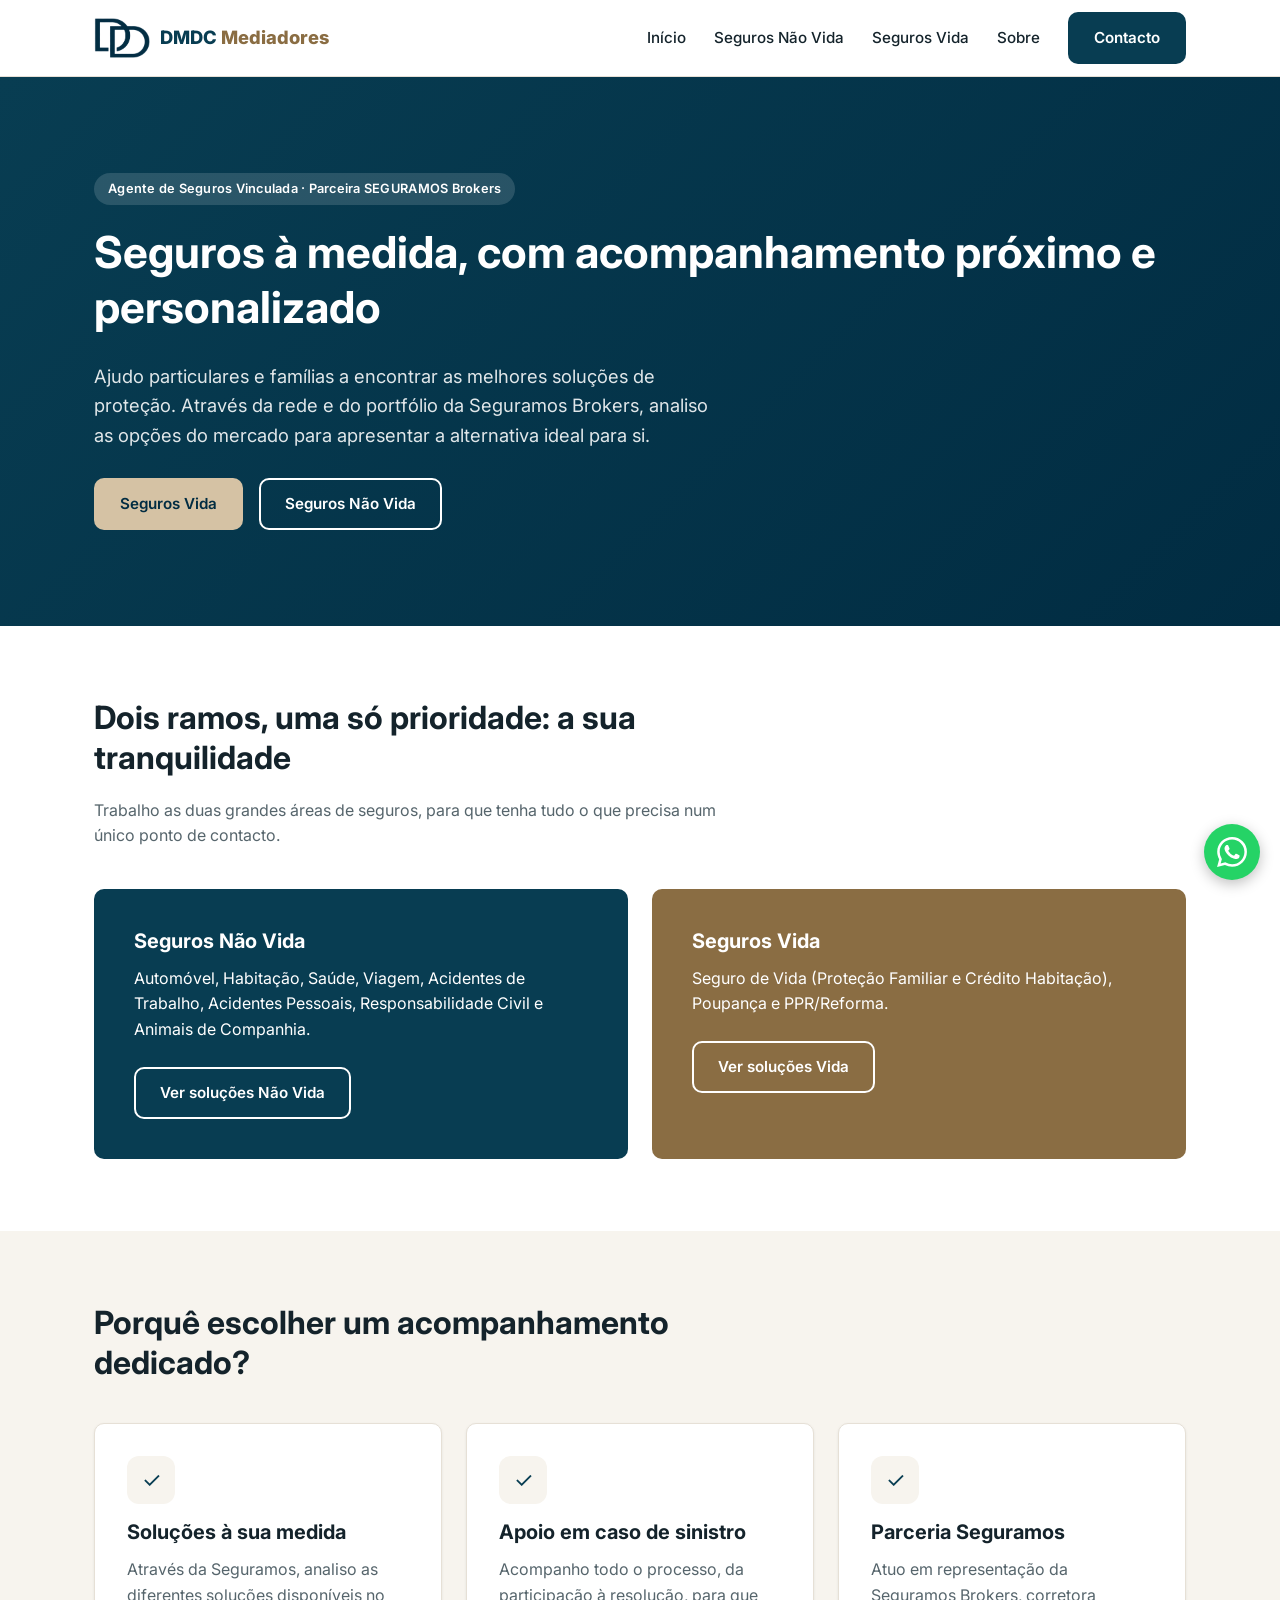
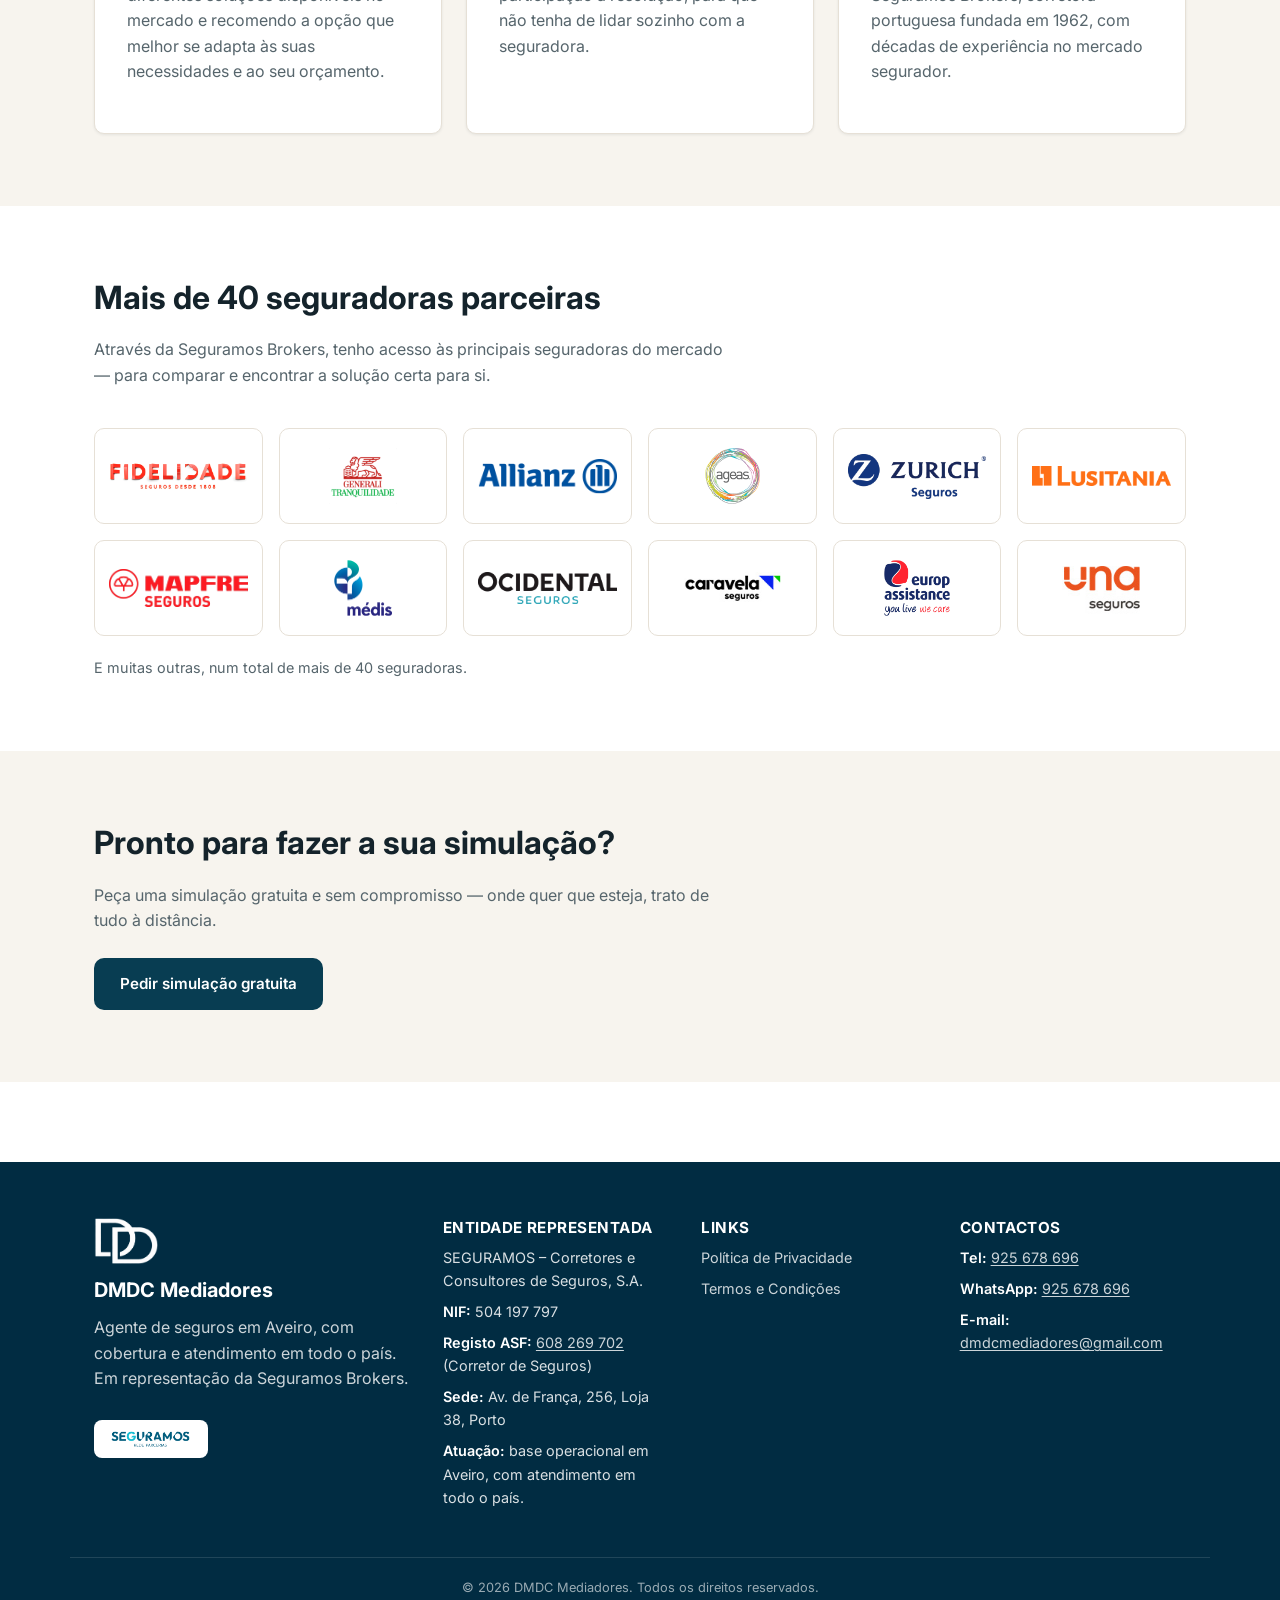
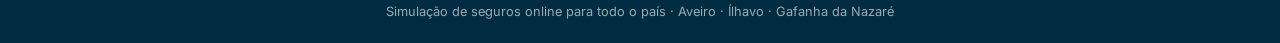
<file: index.html>
<!DOCTYPE html>
<html lang="pt-PT">
<head>
  <meta charset="UTF-8">
  <meta name="viewport" content="width=device-width, initial-scale=1.0">
  <title>Simulação de Seguros Online — DMDC Mediadores | Aveiro</title>
  <meta name="description" content="Peça a sua simulação de seguro automóvel, casa, saúde, vida ou crédito habitação. Agente em representação da Seguramos Brokers, com atendimento em todo o país a partir de Aveiro e Ílhavo.">
  <link rel="canonical" href="https://dmdcmediadores.pt/">
  <meta property="og:type" content="website">
  <meta property="og:locale" content="pt_PT">
  <meta property="og:site_name" content="DMDC Mediadores">
  <meta property="og:title" content="Simulação de Seguros Online — DMDC Mediadores | Aveiro">
  <meta property="og:description" content="Peça a sua simulação de seguro automóvel, casa, saúde, vida ou crédito habitação. Agente em representação da Seguramos Brokers, com atendimento em todo o país a partir de Aveiro e Ílhavo.">
  <meta property="og:image" content="https://dmdcmediadores.pt/assets/img/og-image.png">
  <meta property="og:image:width" content="1200">
  <meta property="og:image:height" content="630">
  <meta property="og:url" content="https://dmdcmediadores.pt/">
  <link rel="icon" href="favicon.ico" sizes="any">
  <link rel="icon" href="assets/img/favicon-32.png" type="image/png" sizes="32x32">
  <link rel="apple-touch-icon" href="assets/img/apple-touch-icon.png">
  <link rel="manifest" href="site.webmanifest">
  <meta name="theme-color" content="#083d52">
  <link rel="preconnect" href="https://fonts.googleapis.com">
  <link rel="preconnect" href="https://fonts.gstatic.com" crossorigin>
  <link rel="stylesheet" href="https://fonts.googleapis.com/css2?family=Inter:wght@400;500;600;700;800&display=swap" media="print" onload="this.media='all'">
  <noscript><link rel="stylesheet" href="https://fonts.googleapis.com/css2?family=Inter:wght@400;500;600;700;800&display=swap"></noscript>
  <link rel="stylesheet" href="assets/css/style.css">
  <script type="application/ld+json">
{
  "@context": "https://schema.org",
  "@type": "InsuranceAgency",
  "name": "DMDC Mediadores",
  "alternateName": "Daniela Marques — Agente de Seguros",
  "description": "Peça a sua simulação de seguro automóvel, casa, saúde, vida ou crédito habitação. Agente em representação da Seguramos Brokers, com atendimento em todo o país a partir de Aveiro e Ílhavo.",
  "url": "https://dmdcmediadores.pt/",
  "logo": "https://dmdcmediadores.pt/assets/img/logo-dmdc.png",
  "image": "https://dmdcmediadores.pt/assets/img/og-image.png",
  "telephone": "+351925678696",
  "email": "dmdcmediadores@gmail.com",
  "address": {
    "@type": "PostalAddress",
    "addressLocality": "Aveiro",
    "addressRegion": "Aveiro",
    "addressCountry": "PT"
  },
  "areaServed": [
    {
      "@type": "Country",
      "name": "Portugal"
    },
    {
      "@type": "City",
      "name": "Aveiro"
    },
    {
      "@type": "City",
      "name": "Ílhavo"
    },
    {
      "@type": "Place",
      "name": "Gafanha da Nazaré"
    }
  ],
  "parentOrganization": {
    "@type": "Organization",
    "name": "SEGURAMOS – Corretores e Consultores de Seguros, S.A.",
    "url": "https://www.seguramos.pt",
    "taxID": "504197797"
  },
  "knowsAbout": [
    "Seguro Automóvel",
    "Seguro Habitação",
    "Seguro de Saúde",
    "Seguro de Viagem",
    "Seguro de Acidentes de Trabalho",
    "Seguro de Acidentes Pessoais",
    "Seguro de Responsabilidade Civil",
    "Seguro para Animais de Companhia",
    "Seguro de Vida",
    "Seguro de Vida Crédito Habitação",
    "PPR"
  ]
}
  </script>
</head>
<body>

  <header class="site-header">
    <div class="container header-inner">
      <a href="index.html" class="logo"><img src="assets/img/logo-dd.png" alt="" class="logo-mark" width="56" height="40"><span class="logo-text">DMDC <span>Mediadores</span></span></a>
      <nav class="main-nav" id="main-nav">
        <ul>
          <li><a href="index.html">Início</a></li>
          <li><a href="seguros-nao-vida.html">Seguros Não Vida</a></li>
          <li><a href="seguros-vida.html">Seguros Vida</a></li>
          <li><a href="sobre.html">Sobre</a></li>
          <li><a href="contacto.html" class="btn btn-primary">Contacto</a></li>
        </ul>
      </nav>
      <button class="nav-toggle" id="nav-toggle" aria-label="Abrir menu" aria-expanded="false">
        <span></span><span></span><span></span>
      </button>
    </div>
  </header>

  <main>

  <section class="hero">
    <div class="container">
      <span class="hero-eyebrow">Agente de Seguros Vinculada · Parceira SEGURAMOS Brokers</span>
      <h1>Seguros à medida, com acompanhamento próximo e personalizado</h1>
      <p class="lead">Ajudo particulares e famílias a encontrar as melhores soluções de proteção. Através da rede e do portfólio da Seguramos Brokers, analiso as opções do mercado para apresentar a alternativa ideal para si.</p>
      <div class="btn-row">
        <a href="seguros-vida.html" class="btn btn-accent">Seguros Vida</a>
        <a href="seguros-nao-vida.html" class="btn btn-outline">Seguros Não Vida</a>
      </div>
    </div>
  </section>

  <section class="section">
    <div class="container">
      <div class="section-header">
        <h2>Dois ramos, uma só prioridade: a sua tranquilidade</h2>
        <p>Trabalho as duas grandes áreas de seguros, para que tenha tudo o que precisa num único ponto de contacto.</p>
      </div>
      <div class="grid grid-2">
        <div class="branch-card nao-vida">
          <h3>Seguros Não Vida</h3>
          <p>Automóvel, Habitação, Saúde, Viagem, Acidentes de Trabalho, Acidentes Pessoais, Responsabilidade Civil e Animais de Companhia.</p>
          <a href="seguros-nao-vida.html" class="btn btn-outline">Ver soluções Não Vida</a>
        </div>
        <div class="branch-card vida">
          <h3>Seguros Vida</h3>
          <p>Seguro de Vida (Proteção Familiar e Crédito Habitação), Poupança e PPR/Reforma.</p>
          <a href="seguros-vida.html" class="btn btn-outline">Ver soluções Vida</a>
        </div>
      </div>
    </div>
  </section>

  <section class="section section-alt">
    <div class="container">
      <div class="section-header">
        <h2>Porquê escolher um acompanhamento dedicado?</h2>
      </div>
      <div class="grid grid-3">
        <div class="card">
          <div class="card-icon">✓</div>
          <h3>Soluções à sua medida</h3>
          <p>Através da Seguramos, analiso as diferentes soluções disponíveis no mercado e recomendo a opção que melhor se adapta às suas necessidades e ao seu orçamento.</p>
        </div>
        <div class="card">
          <div class="card-icon">✓</div>
          <h3>Apoio em caso de sinistro</h3>
          <p>Acompanho todo o processo, da participação à resolução, para que não tenha de lidar sozinho com a seguradora.</p>
        </div>
        <div class="card">
          <div class="card-icon">✓</div>
          <h3>Parceria Seguramos</h3>
          <p>Atuo em representação da Seguramos Brokers, corretora portuguesa fundada em 1962, com décadas de experiência no mercado segurador.</p>
        </div>
      </div>
    </div>
  </section>

  <section class="section">
    <div class="container">
      <div class="section-header">
        <h2>Mais de 40 seguradoras parceiras</h2>
        <p>Através da Seguramos Brokers, tenho acesso às principais seguradoras do mercado — para comparar e encontrar a solução certa para si.</p>
      </div>
      <ul class="insurer-grid">
        <li><img src="assets/img/seguradoras/fidelidade.png" alt="Fidelidade" loading="lazy" width="229" height="46"></li>
        <li><img src="assets/img/seguradoras/tranquilidade.png" alt="Generali Tranquilidade" loading="lazy" width="203" height="168"></li>
        <li><img src="assets/img/seguradoras/allianz.png" alt="Allianz" loading="lazy" width="164" height="42"></li>
        <li><img src="assets/img/seguradoras/ageas.png" alt="Ageas" loading="lazy" width="105" height="107"></li>
        <li><img src="assets/img/seguradoras/zurich.png" alt="Zurich" loading="lazy" width="222" height="72"></li>
        <li><img src="assets/img/seguradoras/lusitania.png" alt="Lusitania" loading="lazy" width="200" height="29"></li>
        <li><img src="assets/img/seguradoras/mapfre.png" alt="Mapfre" loading="lazy" width="150" height="41"></li>
        <li><img src="assets/img/seguradoras/medis.png" alt="Médis" loading="lazy" width="116" height="113"></li>
        <li><img src="assets/img/seguradoras/ocidental.png" alt="Ocidental" loading="lazy" width="193" height="44"></li>
        <li><img src="assets/img/seguradoras/caravela.jpg" alt="Caravela Seguros" loading="lazy" width="130" height="75"></li>
        <li><img src="assets/img/seguradoras/europ-assistance.png" alt="Europ Assistance" loading="lazy" width="125" height="106"></li>
        <li><img src="assets/img/seguradoras/una.jpg" alt="Una Seguros" loading="lazy" width="170" height="75"></li>
      </ul>
      <p class="insurer-more">E muitas outras, num total de mais de 40 seguradoras.</p>
    </div>
  </section>

  <section class="section section-alt">
    <div class="container">
      <div class="section-header" style="margin-bottom: 24px;">
        <h2>Pronto para fazer a sua simulação?</h2>
        <p>Peça uma simulação gratuita e sem compromisso — onde quer que esteja, trato de tudo à distância.</p>
      </div>
      <a href="contacto.html" class="btn btn-primary">Pedir simulação gratuita</a>
    </div>
  </section>

  </main>

  <footer class="site-footer">
    <div class="container footer-inner">
      <div class="footer-col">
        <img src="assets/img/logo-dd-white.png" alt="DMDC Mediadores" class="footer-logo" width="64" height="46">
        <h3>DMDC Mediadores</h3>
        <p>Agente de seguros em Aveiro, com cobertura e atendimento em todo o país. Em representação da <a href="https://www.seguramos.pt" target="_blank" rel="noopener">Seguramos Brokers</a>.</p>
        <a href="https://www.seguramos.pt" target="_blank" rel="noopener" class="footer-partner-logo-wrap">
          <img src="assets/img/seguramos-logo.png" alt="Seguramos — Rede Parcerias" class="footer-partner-logo" width="660" height="168">
        </a>
      </div>
      <div class="footer-col">
        <h4>Entidade Representada</h4>
        <ul>
          <li>SEGURAMOS – Corretores e Consultores de Seguros, S.A.</li>
          <li><strong>NIF:</strong> 504 197 797</li>
          <li><strong>Registo ASF:</strong> <a href="https://www.asf.com.pt/web/site-asf/mediador?MediadorId=195218" target="_blank" rel="noopener">608 269 702</a> (Corretor de Seguros)</li>
          <li><strong>Sede:</strong> Av. de França, 256, Loja 38, Porto</li>
          <li><strong>Atuação:</strong> base operacional em Aveiro, com atendimento em todo o país.</li>
        </ul>
      </div>
      <div class="footer-col">
        <h4>Links</h4>
        <ul>
          <li><a href="privacidade.html">Política de Privacidade</a></li>
          <li><a href="termos.html">Termos e Condições</a></li>
        </ul>
      </div>
      <div class="footer-col">
        <h4>Contactos</h4>
        <ul>
          <li><strong>Tel:</strong> <a href="tel:+351925678696">925 678 696</a></li>
          <li><strong>WhatsApp:</strong> <a href="https://wa.me/351925678696" target="_blank" rel="noopener">925 678 696</a></li>
          <li><strong>E-mail:</strong> <a href="mailto:dmdcmediadores@gmail.com">dmdcmediadores@gmail.com</a></li>
        </ul>
      </div>
    </div>
    <div class="footer-bottom container">
      <p>&copy; <span id="year"></span> DMDC Mediadores. Todos os direitos reservados.</p>
      <p class="footer-areas">Simulação de seguros online para todo o país · Aveiro · Ílhavo · Gafanha da Nazaré</p>
    </div>
  </footer>

  <a href="https://wa.me/351925678696?text=Ol%C3%A1%20Daniela%2C%20gostaria%20de%20pedir%20uma%20simula%C3%A7%C3%A3o%20de%20seguro." class="whatsapp-float" target="_blank" rel="noopener" aria-label="Falar no WhatsApp">
    <svg viewBox="0 0 24 24" aria-hidden="true"><path fill="currentColor" d="M17.472 14.382c-.297-.149-1.758-.867-2.03-.967-.273-.099-.471-.148-.67.15-.197.297-.767.966-.94 1.164-.173.199-.347.223-.644.075-.297-.15-1.255-.463-2.39-1.475-.883-.788-1.48-1.761-1.653-2.059-.173-.297-.018-.458.13-.606.134-.133.298-.347.446-.52.149-.174.198-.298.298-.497.099-.198.05-.371-.025-.52-.075-.149-.669-1.612-.916-2.207-.242-.579-.487-.5-.669-.51-.173-.008-.371-.01-.57-.01-.198 0-.52.074-.792.372-.272.297-1.04 1.016-1.04 2.479 0 1.462 1.065 2.875 1.213 3.074.149.198 2.096 3.2 5.077 4.487.709.306 1.262.489 1.694.625.712.227 1.36.195 1.871.118.571-.085 1.758-.719 2.006-1.413.248-.694.248-1.289.173-1.413-.074-.124-.272-.198-.57-.347m-5.421 7.403h-.004a9.87 9.87 0 01-5.031-1.378l-.361-.214-3.741.982.998-3.648-.235-.374a9.86 9.86 0 01-1.51-5.26c.001-5.45 4.436-9.884 9.888-9.884 2.64 0 5.122 1.03 6.988 2.898a9.825 9.825 0 012.893 6.994c-.003 5.45-4.437 9.884-9.885 9.884m8.413-18.297A11.815 11.815 0 0012.05 0C5.495 0 .16 5.335.157 11.892c0 2.096.547 4.142 1.588 5.945L.057 24l6.305-1.654a11.882 11.882 0 005.683 1.448h.005c6.554 0 11.89-5.335 11.893-11.893a11.821 11.821 0 00-3.48-8.413Z"/></svg>
  </a>

  <script src="assets/js/main.js"></script>
</body>
</html>
</file>
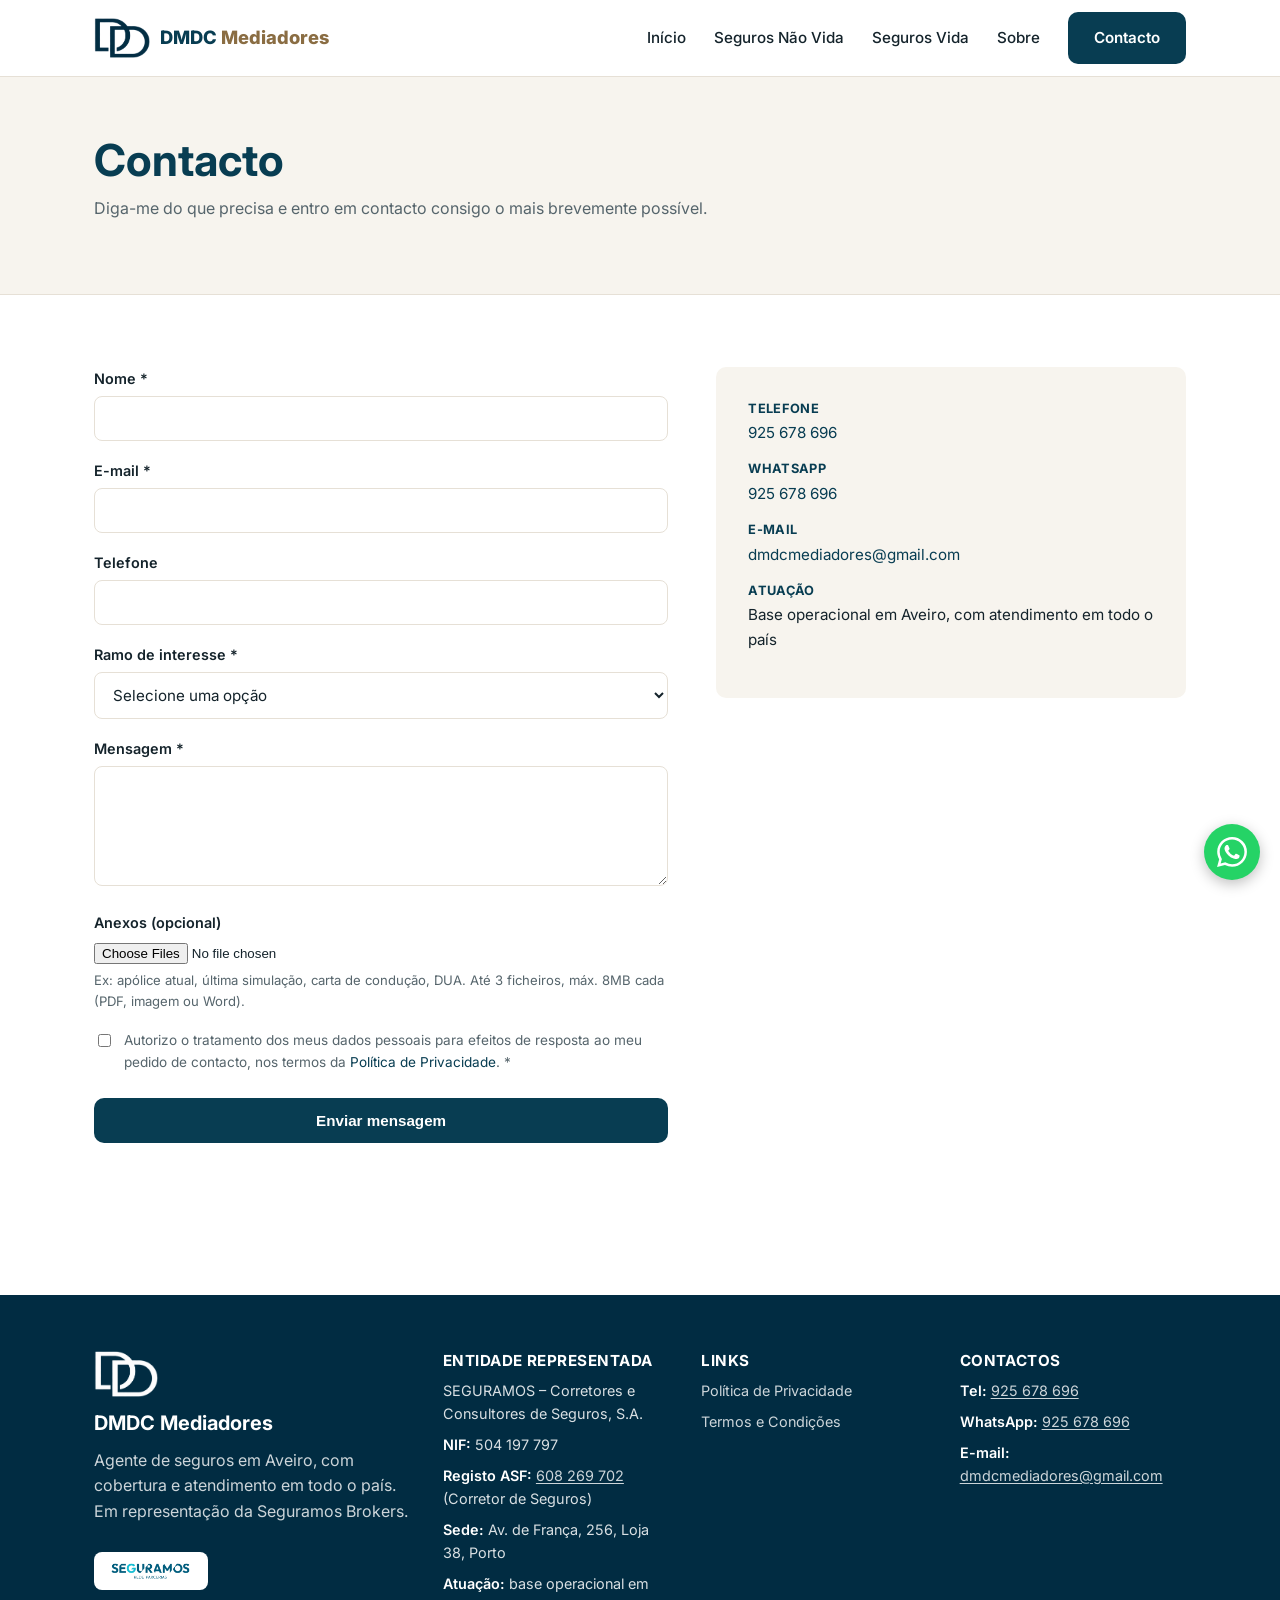
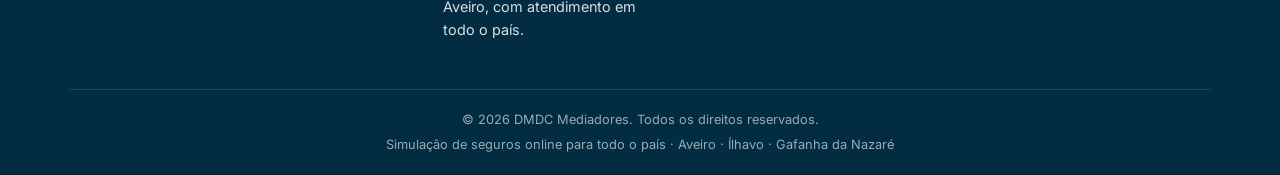
<file: contacto.html>
<!DOCTYPE html>
<html lang="pt-PT">
<head>
  <meta charset="UTF-8">
  <meta name="viewport" content="width=device-width, initial-scale=1.0">
  <title>Pedir Simulação — DMDC Mediadores</title>
  <meta name="description" content="Peça uma simulação gratuita e sem compromisso de seguros Vida ou Não Vida. Resposta rápida, com atendimento em todo o país.">
  <link rel="canonical" href="https://dmdcmediadores.pt/contacto.html">
  <meta property="og:type" content="website">
  <meta property="og:locale" content="pt_PT">
  <meta property="og:site_name" content="DMDC Mediadores">
  <meta property="og:title" content="Pedir Simulação — DMDC Mediadores">
  <meta property="og:description" content="Peça uma simulação gratuita e sem compromisso de seguros Vida ou Não Vida. Resposta rápida, com atendimento em todo o país.">
  <meta property="og:image" content="https://dmdcmediadores.pt/assets/img/og-image.png">
  <meta property="og:image:width" content="1200">
  <meta property="og:image:height" content="630">
  <meta property="og:url" content="https://dmdcmediadores.pt/contacto.html">
  <link rel="icon" href="favicon.ico" sizes="any">
  <link rel="icon" href="assets/img/favicon-32.png" type="image/png" sizes="32x32">
  <link rel="apple-touch-icon" href="assets/img/apple-touch-icon.png">
  <link rel="manifest" href="site.webmanifest">
  <meta name="theme-color" content="#083d52">
  <link rel="preconnect" href="https://fonts.googleapis.com">
  <link rel="preconnect" href="https://fonts.gstatic.com" crossorigin>
  <link rel="stylesheet" href="https://fonts.googleapis.com/css2?family=Inter:wght@400;500;600;700;800&display=swap" media="print" onload="this.media='all'">
  <noscript><link rel="stylesheet" href="https://fonts.googleapis.com/css2?family=Inter:wght@400;500;600;700;800&display=swap"></noscript>
  <link rel="stylesheet" href="assets/css/style.css">
</head>
<body>

  <header class="site-header">
    <div class="container header-inner">
      <a href="index.html" class="logo"><img src="assets/img/logo-dd.png" alt="" class="logo-mark" width="56" height="40"><span class="logo-text">DMDC <span>Mediadores</span></span></a>
      <nav class="main-nav" id="main-nav">
        <ul>
          <li><a href="index.html">Início</a></li>
          <li><a href="seguros-nao-vida.html">Seguros Não Vida</a></li>
          <li><a href="seguros-vida.html">Seguros Vida</a></li>
          <li><a href="sobre.html">Sobre</a></li>
          <li><a href="contacto.html" class="btn btn-primary">Contacto</a></li>
        </ul>
      </nav>
      <button class="nav-toggle" id="nav-toggle" aria-label="Abrir menu" aria-expanded="false">
        <span></span><span></span><span></span>
      </button>
    </div>
  </header>

  <main>

  <section class="page-hero">
    <div class="container">
      <h1>Contacto</h1>
      <p>Diga-me do que precisa e entro em contacto consigo o mais brevemente possível.</p>
    </div>
  </section>

  <section class="section">
    <div class="container contact-grid">

      <div>
        <form id="contact-form" novalidate>
          <div class="form-group">
            <label for="nome">Nome *</label>
            <input type="text" id="nome" name="nome" required>
          </div>
          <div class="form-group">
            <label for="email">E-mail *</label>
            <input type="email" id="email" name="email" required>
          </div>
          <div class="form-group">
            <label for="telefone">Telefone</label>
            <input type="tel" id="telefone" name="telefone">
          </div>
          <div class="form-group">
            <label for="ramo">Ramo de interesse *</label>
            <select id="ramo" name="ramo" required>
              <option value="">Selecione uma opção</option>
              <option value="vida">Vida</option>
              <option value="nao-vida">Não Vida</option>
              <option value="nao-sei">Não sei</option>
            </select>
          </div>
          <div class="form-group">
            <label for="mensagem">Mensagem *</label>
            <textarea id="mensagem" name="mensagem" required></textarea>
          </div>
          <div class="form-group">
            <label for="anexo">Anexos (opcional)</label>
            <input type="file" id="anexo" name="anexo" multiple accept=".pdf,.jpg,.jpeg,.png,.doc,.docx">
            <small class="form-hint">
              Ex: apólice atual, última simulação, carta de condução, DUA. Até 3 ficheiros, máx. 8MB cada (PDF, imagem ou Word).
            </small>
          </div>
          <div class="form-group checkbox-row">
            <input type="checkbox" id="rgpd" name="rgpd" required>
            <label for="rgpd">
              Autorizo o tratamento dos meus dados pessoais para efeitos de resposta ao meu pedido de contacto,
              nos termos da <a href="privacidade.html" target="_blank">Política de Privacidade</a>. *
            </label>
          </div>
          <button type="submit" class="btn btn-primary btn-block">Enviar mensagem</button>
          <div id="form-status" class="form-status" role="status"></div>
        </form>
      </div>

      <div>
        <div class="info-card">
          <ul>
            <li><strong>Telefone</strong><a href="tel:+351925678696">925 678 696</a></li>
            <li><strong>WhatsApp</strong><a href="https://wa.me/351925678696?text=Ol%C3%A1%20Daniela%2C%20gostaria%20de%20pedir%20uma%20simula%C3%A7%C3%A3o%20de%20seguro." target="_blank" rel="noopener">925 678 696</a></li>
            <li><strong>E-mail</strong><a href="mailto:dmdcmediadores@gmail.com">dmdcmediadores@gmail.com</a></li>
            <li><strong>Atuação</strong>Base operacional em Aveiro, com atendimento em todo o país</li>
          </ul>
        </div>
      </div>

    </div>
  </section>

  </main>

  <footer class="site-footer">
    <div class="container footer-inner">
      <div class="footer-col">
        <img src="assets/img/logo-dd-white.png" alt="DMDC Mediadores" class="footer-logo" width="64" height="46">
        <h3>DMDC Mediadores</h3>
        <p>Agente de seguros em Aveiro, com cobertura e atendimento em todo o país. Em representação da <a href="https://www.seguramos.pt" target="_blank" rel="noopener">Seguramos Brokers</a>.</p>
        <a href="https://www.seguramos.pt" target="_blank" rel="noopener" class="footer-partner-logo-wrap">
          <img src="assets/img/seguramos-logo.png" alt="Seguramos — Rede Parcerias" class="footer-partner-logo" width="660" height="168">
        </a>
      </div>
      <div class="footer-col">
        <h4>Entidade Representada</h4>
        <ul>
          <li>SEGURAMOS – Corretores e Consultores de Seguros, S.A.</li>
          <li><strong>NIF:</strong> 504 197 797</li>
          <li><strong>Registo ASF:</strong> <a href="https://www.asf.com.pt/web/site-asf/mediador?MediadorId=195218" target="_blank" rel="noopener">608 269 702</a> (Corretor de Seguros)</li>
          <li><strong>Sede:</strong> Av. de França, 256, Loja 38, Porto</li>
          <li><strong>Atuação:</strong> base operacional em Aveiro, com atendimento em todo o país.</li>
        </ul>
      </div>
      <div class="footer-col">
        <h4>Links</h4>
        <ul>
          <li><a href="privacidade.html">Política de Privacidade</a></li>
          <li><a href="termos.html">Termos e Condições</a></li>
        </ul>
      </div>
      <div class="footer-col">
        <h4>Contactos</h4>
        <ul>
          <li><strong>Tel:</strong> <a href="tel:+351925678696">925 678 696</a></li>
          <li><strong>WhatsApp:</strong> <a href="https://wa.me/351925678696" target="_blank" rel="noopener">925 678 696</a></li>
          <li><strong>E-mail:</strong> <a href="mailto:dmdcmediadores@gmail.com">dmdcmediadores@gmail.com</a></li>
        </ul>
      </div>
    </div>
    <div class="footer-bottom container">
      <p>&copy; <span id="year"></span> DMDC Mediadores. Todos os direitos reservados.</p>
      <p class="footer-areas">Simulação de seguros online para todo o país · Aveiro · Ílhavo · Gafanha da Nazaré</p>
    </div>
  </footer>

  <a href="https://wa.me/351925678696?text=Ol%C3%A1%20Daniela%2C%20gostaria%20de%20pedir%20uma%20simula%C3%A7%C3%A3o%20de%20seguro." class="whatsapp-float" target="_blank" rel="noopener" aria-label="Falar no WhatsApp">
    <svg viewBox="0 0 24 24" aria-hidden="true"><path fill="currentColor" d="M17.472 14.382c-.297-.149-1.758-.867-2.03-.967-.273-.099-.471-.148-.67.15-.197.297-.767.966-.94 1.164-.173.199-.347.223-.644.075-.297-.15-1.255-.463-2.39-1.475-.883-.788-1.48-1.761-1.653-2.059-.173-.297-.018-.458.13-.606.134-.133.298-.347.446-.52.149-.174.198-.298.298-.497.099-.198.05-.371-.025-.52-.075-.149-.669-1.612-.916-2.207-.242-.579-.487-.5-.669-.51-.173-.008-.371-.01-.57-.01-.198 0-.52.074-.792.372-.272.297-1.04 1.016-1.04 2.479 0 1.462 1.065 2.875 1.213 3.074.149.198 2.096 3.2 5.077 4.487.709.306 1.262.489 1.694.625.712.227 1.36.195 1.871.118.571-.085 1.758-.719 2.006-1.413.248-.694.248-1.289.173-1.413-.074-.124-.272-.198-.57-.347m-5.421 7.403h-.004a9.87 9.87 0 01-5.031-1.378l-.361-.214-3.741.982.998-3.648-.235-.374a9.86 9.86 0 01-1.51-5.26c.001-5.45 4.436-9.884 9.888-9.884 2.64 0 5.122 1.03 6.988 2.898a9.825 9.825 0 012.893 6.994c-.003 5.45-4.437 9.884-9.885 9.884m8.413-18.297A11.815 11.815 0 0012.05 0C5.495 0 .16 5.335.157 11.892c0 2.096.547 4.142 1.588 5.945L.057 24l6.305-1.654a11.882 11.882 0 005.683 1.448h.005c6.554 0 11.89-5.335 11.893-11.893a11.821 11.821 0 00-3.48-8.413Z"/></svg>
  </a>

  <script src="assets/js/main.js"></script>
  <script src="assets/js/form.js"></script>
</body>
</html>
</file>
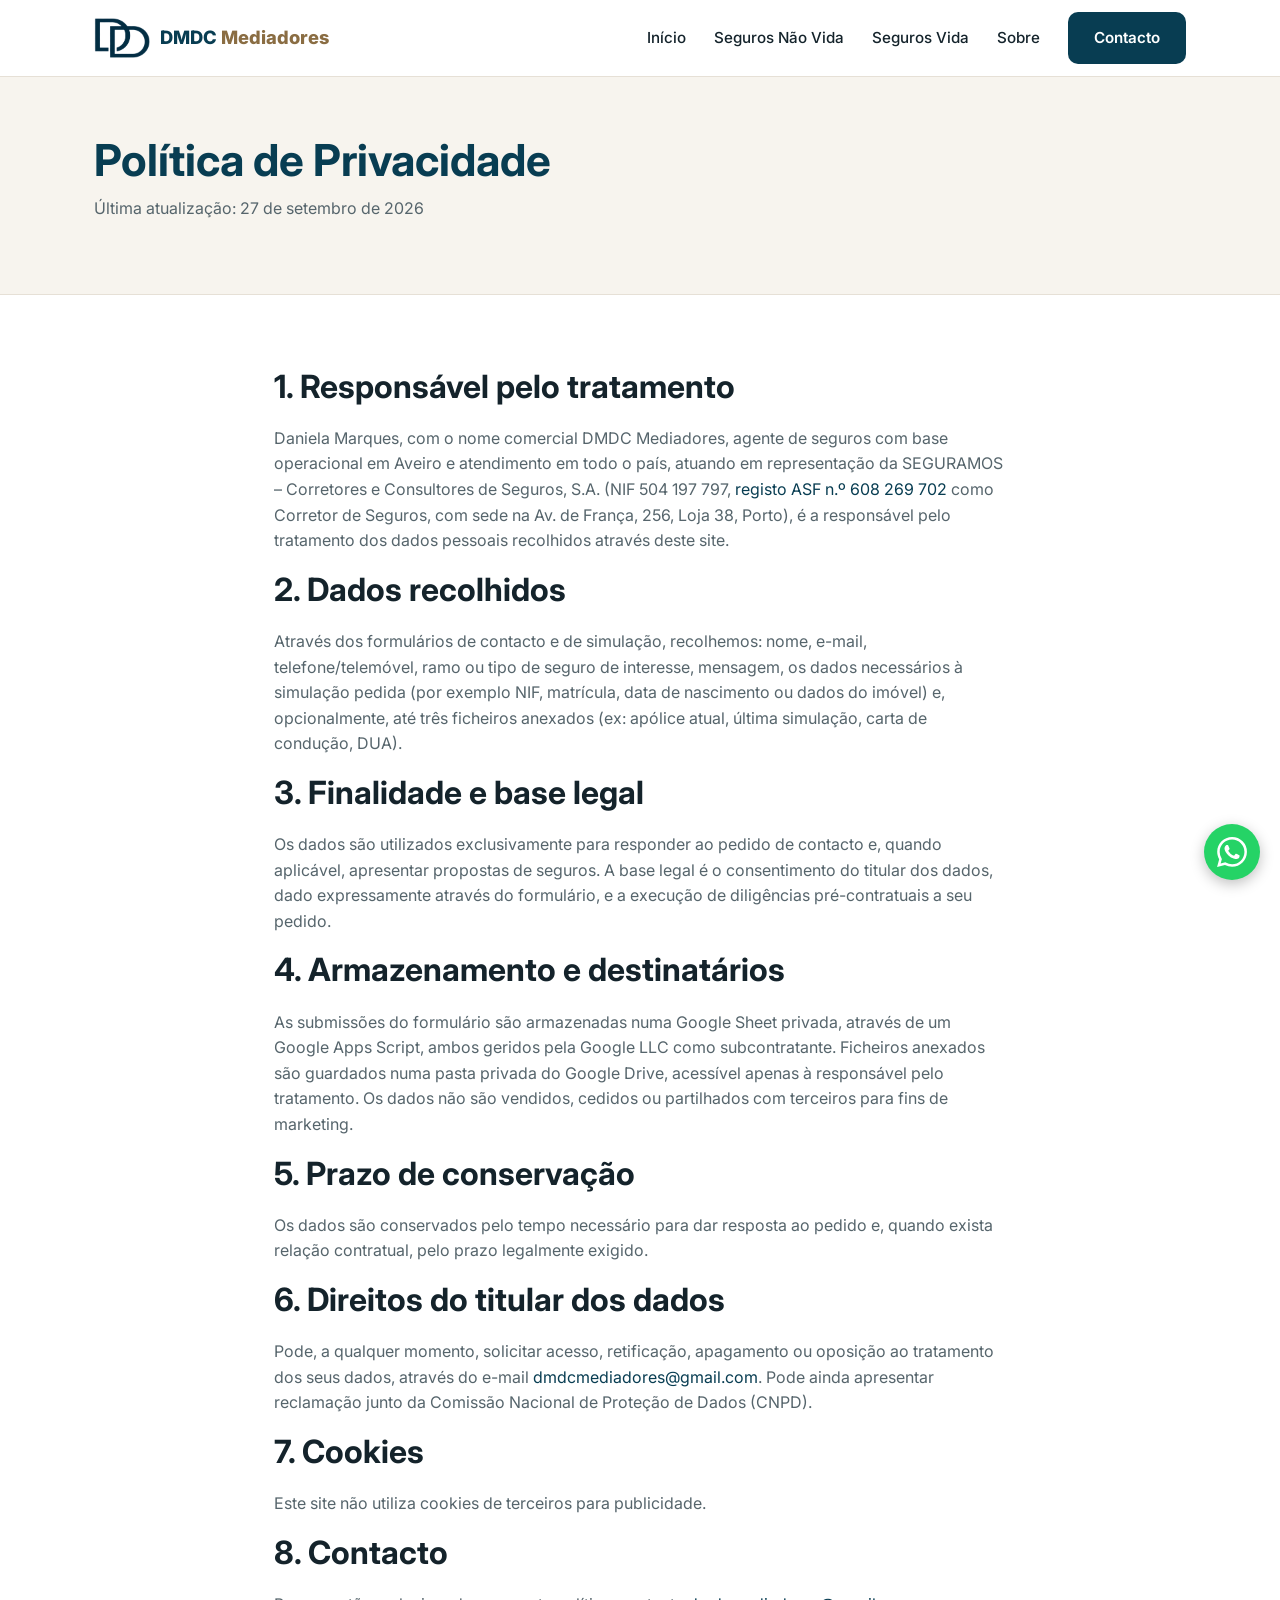
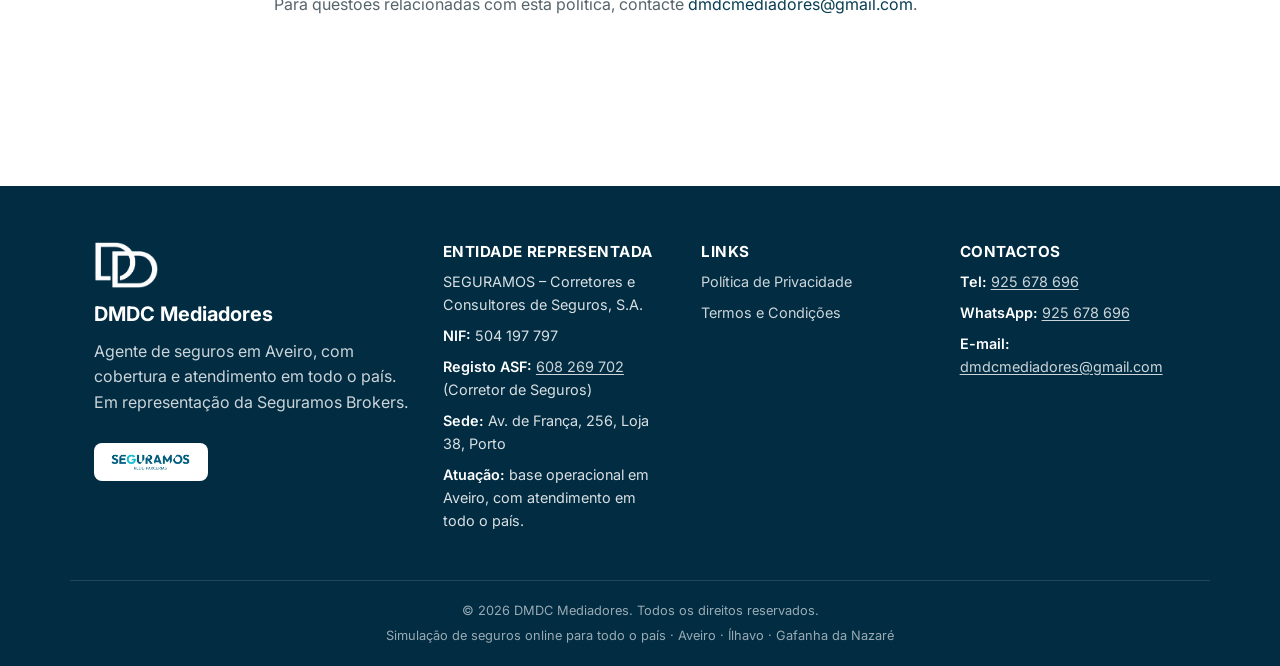
<file: privacidade.html>
<!DOCTYPE html>
<html lang="pt-PT">
<head>
  <meta charset="UTF-8">
  <meta name="viewport" content="width=device-width, initial-scale=1.0">
  <title>Política de Privacidade — DMDC Mediadores</title>
  <link rel="canonical" href="https://dmdcmediadores.pt/privacidade.html">
  <link rel="icon" href="favicon.ico" sizes="any">
  <link rel="icon" href="assets/img/favicon-32.png" type="image/png" sizes="32x32">
  <link rel="apple-touch-icon" href="assets/img/apple-touch-icon.png">
  <link rel="manifest" href="site.webmanifest">
  <meta name="theme-color" content="#083d52">
  <link rel="preconnect" href="https://fonts.googleapis.com">
  <link rel="preconnect" href="https://fonts.gstatic.com" crossorigin>
  <link rel="stylesheet" href="https://fonts.googleapis.com/css2?family=Inter:wght@400;500;600;700;800&display=swap" media="print" onload="this.media='all'">
  <noscript><link rel="stylesheet" href="https://fonts.googleapis.com/css2?family=Inter:wght@400;500;600;700;800&display=swap"></noscript>
  <link rel="stylesheet" href="assets/css/style.css">
</head>
<body>

  <header class="site-header">
    <div class="container header-inner">
      <a href="index.html" class="logo"><img src="assets/img/logo-dd.png" alt="" class="logo-mark" width="56" height="40"><span class="logo-text">DMDC <span>Mediadores</span></span></a>
      <nav class="main-nav" id="main-nav">
        <ul>
          <li><a href="index.html">Início</a></li>
          <li><a href="seguros-nao-vida.html">Seguros Não Vida</a></li>
          <li><a href="seguros-vida.html">Seguros Vida</a></li>
          <li><a href="sobre.html">Sobre</a></li>
          <li><a href="contacto.html" class="btn btn-primary">Contacto</a></li>
        </ul>
      </nav>
      <button class="nav-toggle" id="nav-toggle" aria-label="Abrir menu" aria-expanded="false">
        <span></span><span></span><span></span>
      </button>
    </div>
  </header>

  <main>

  <section class="page-hero">
    <div class="container">
      <h1>Política de Privacidade</h1>
      <p>Última atualização: 27 de setembro de 2026</p>
    </div>
  </section>

  <section class="section">
    <div class="container" style="max-width: 780px;">

      <h2>1. Responsável pelo tratamento</h2>
      <p>
        Daniela Marques, com o nome comercial DMDC Mediadores, agente de seguros com base
        operacional em Aveiro e atendimento em todo o país, atuando em representação da SEGURAMOS – Corretores e Consultores de Seguros, S.A. (NIF 504 197 797, <a href="https://www.asf.com.pt/web/site-asf/mediador?MediadorId=195218" target="_blank" rel="noopener">registo ASF n.º 608 269 702</a> como Corretor de Seguros, com sede na Av. de França, 256, Loja 38, Porto), é a responsável pelo tratamento
        dos dados pessoais recolhidos através deste site.
      </p>

      <h2>2. Dados recolhidos</h2>
      <p>Através dos formulários de contacto e de simulação, recolhemos: nome, e-mail, telefone/telemóvel, ramo ou
      tipo de seguro de interesse, mensagem, os dados necessários à simulação pedida (por exemplo NIF, matrícula, data de nascimento ou dados do imóvel) e, opcionalmente, até três ficheiros anexados (ex: apólice atual, última simulação, carta de condução, DUA).</p>

      <h2>3. Finalidade e base legal</h2>
      <p>
        Os dados são utilizados exclusivamente para responder ao pedido de contacto e, quando aplicável,
        apresentar propostas de seguros. A base legal é o consentimento do titular dos dados, dado
        expressamente através do formulário, e a execução de diligências pré-contratuais a seu pedido.
      </p>

      <h2>4. Armazenamento e destinatários</h2>
      <p>
        As submissões do formulário são armazenadas numa Google Sheet privada, através de um Google Apps
        Script, ambos geridos pela Google LLC como subcontratante. Ficheiros anexados são guardados numa
        pasta privada do Google Drive, acessível apenas à responsável pelo tratamento. Os dados não são
        vendidos, cedidos ou partilhados com terceiros para fins de marketing.
      </p>

      <h2>5. Prazo de conservação</h2>
      <p>Os dados são conservados pelo tempo necessário para dar resposta ao pedido e, quando exista relação contratual, pelo prazo legalmente exigido.</p>

      <h2>6. Direitos do titular dos dados</h2>
      <p>
        Pode, a qualquer momento, solicitar acesso, retificação, apagamento ou oposição ao tratamento dos
        seus dados, através do e-mail <a href="mailto:dmdcmediadores@gmail.com">dmdcmediadores@gmail.com</a>. Pode ainda apresentar reclamação
        junto da Comissão Nacional de Proteção de Dados (CNPD).
      </p>

      <h2>7. Cookies</h2>
      <p>Este site não utiliza cookies de terceiros para publicidade.</p>

      <h2>8. Contacto</h2>
      <p>Para questões relacionadas com esta política, contacte <a href="mailto:dmdcmediadores@gmail.com">dmdcmediadores@gmail.com</a>.</p>

    </div>
  </section>

  </main>

  <footer class="site-footer">
    <div class="container footer-inner">
      <div class="footer-col">
        <img src="assets/img/logo-dd-white.png" alt="DMDC Mediadores" class="footer-logo" width="64" height="46">
        <h3>DMDC Mediadores</h3>
        <p>Agente de seguros em Aveiro, com cobertura e atendimento em todo o país. Em representação da <a href="https://www.seguramos.pt" target="_blank" rel="noopener">Seguramos Brokers</a>.</p>
        <a href="https://www.seguramos.pt" target="_blank" rel="noopener" class="footer-partner-logo-wrap">
          <img src="assets/img/seguramos-logo.png" alt="Seguramos — Rede Parcerias" class="footer-partner-logo" width="660" height="168">
        </a>
      </div>
      <div class="footer-col">
        <h4>Entidade Representada</h4>
        <ul>
          <li>SEGURAMOS – Corretores e Consultores de Seguros, S.A.</li>
          <li><strong>NIF:</strong> 504 197 797</li>
          <li><strong>Registo ASF:</strong> <a href="https://www.asf.com.pt/web/site-asf/mediador?MediadorId=195218" target="_blank" rel="noopener">608 269 702</a> (Corretor de Seguros)</li>
          <li><strong>Sede:</strong> Av. de França, 256, Loja 38, Porto</li>
          <li><strong>Atuação:</strong> base operacional em Aveiro, com atendimento em todo o país.</li>
        </ul>
      </div>
      <div class="footer-col">
        <h4>Links</h4>
        <ul>
          <li><a href="privacidade.html">Política de Privacidade</a></li>
          <li><a href="termos.html">Termos e Condições</a></li>
        </ul>
      </div>
      <div class="footer-col">
        <h4>Contactos</h4>
        <ul>
          <li><strong>Tel:</strong> <a href="tel:+351925678696">925 678 696</a></li>
          <li><strong>WhatsApp:</strong> <a href="https://wa.me/351925678696" target="_blank" rel="noopener">925 678 696</a></li>
          <li><strong>E-mail:</strong> <a href="mailto:dmdcmediadores@gmail.com">dmdcmediadores@gmail.com</a></li>
        </ul>
      </div>
    </div>
    <div class="footer-bottom container">
      <p>&copy; <span id="year"></span> DMDC Mediadores. Todos os direitos reservados.</p>
      <p class="footer-areas">Simulação de seguros online para todo o país · Aveiro · Ílhavo · Gafanha da Nazaré</p>
    </div>
  </footer>

  <a href="https://wa.me/351925678696?text=Ol%C3%A1%20Daniela%2C%20gostaria%20de%20pedir%20uma%20simula%C3%A7%C3%A3o%20de%20seguro." class="whatsapp-float" target="_blank" rel="noopener" aria-label="Falar no WhatsApp">
    <svg viewBox="0 0 24 24" aria-hidden="true"><path fill="currentColor" d="M17.472 14.382c-.297-.149-1.758-.867-2.03-.967-.273-.099-.471-.148-.67.15-.197.297-.767.966-.94 1.164-.173.199-.347.223-.644.075-.297-.15-1.255-.463-2.39-1.475-.883-.788-1.48-1.761-1.653-2.059-.173-.297-.018-.458.13-.606.134-.133.298-.347.446-.52.149-.174.198-.298.298-.497.099-.198.05-.371-.025-.52-.075-.149-.669-1.612-.916-2.207-.242-.579-.487-.5-.669-.51-.173-.008-.371-.01-.57-.01-.198 0-.52.074-.792.372-.272.297-1.04 1.016-1.04 2.479 0 1.462 1.065 2.875 1.213 3.074.149.198 2.096 3.2 5.077 4.487.709.306 1.262.489 1.694.625.712.227 1.36.195 1.871.118.571-.085 1.758-.719 2.006-1.413.248-.694.248-1.289.173-1.413-.074-.124-.272-.198-.57-.347m-5.421 7.403h-.004a9.87 9.87 0 01-5.031-1.378l-.361-.214-3.741.982.998-3.648-.235-.374a9.86 9.86 0 01-1.51-5.26c.001-5.45 4.436-9.884 9.888-9.884 2.64 0 5.122 1.03 6.988 2.898a9.825 9.825 0 012.893 6.994c-.003 5.45-4.437 9.884-9.885 9.884m8.413-18.297A11.815 11.815 0 0012.05 0C5.495 0 .16 5.335.157 11.892c0 2.096.547 4.142 1.588 5.945L.057 24l6.305-1.654a11.882 11.882 0 005.683 1.448h.005c6.554 0 11.89-5.335 11.893-11.893a11.821 11.821 0 00-3.48-8.413Z"/></svg>
  </a>

  <script src="assets/js/main.js"></script>
</body>
</html>
</file>
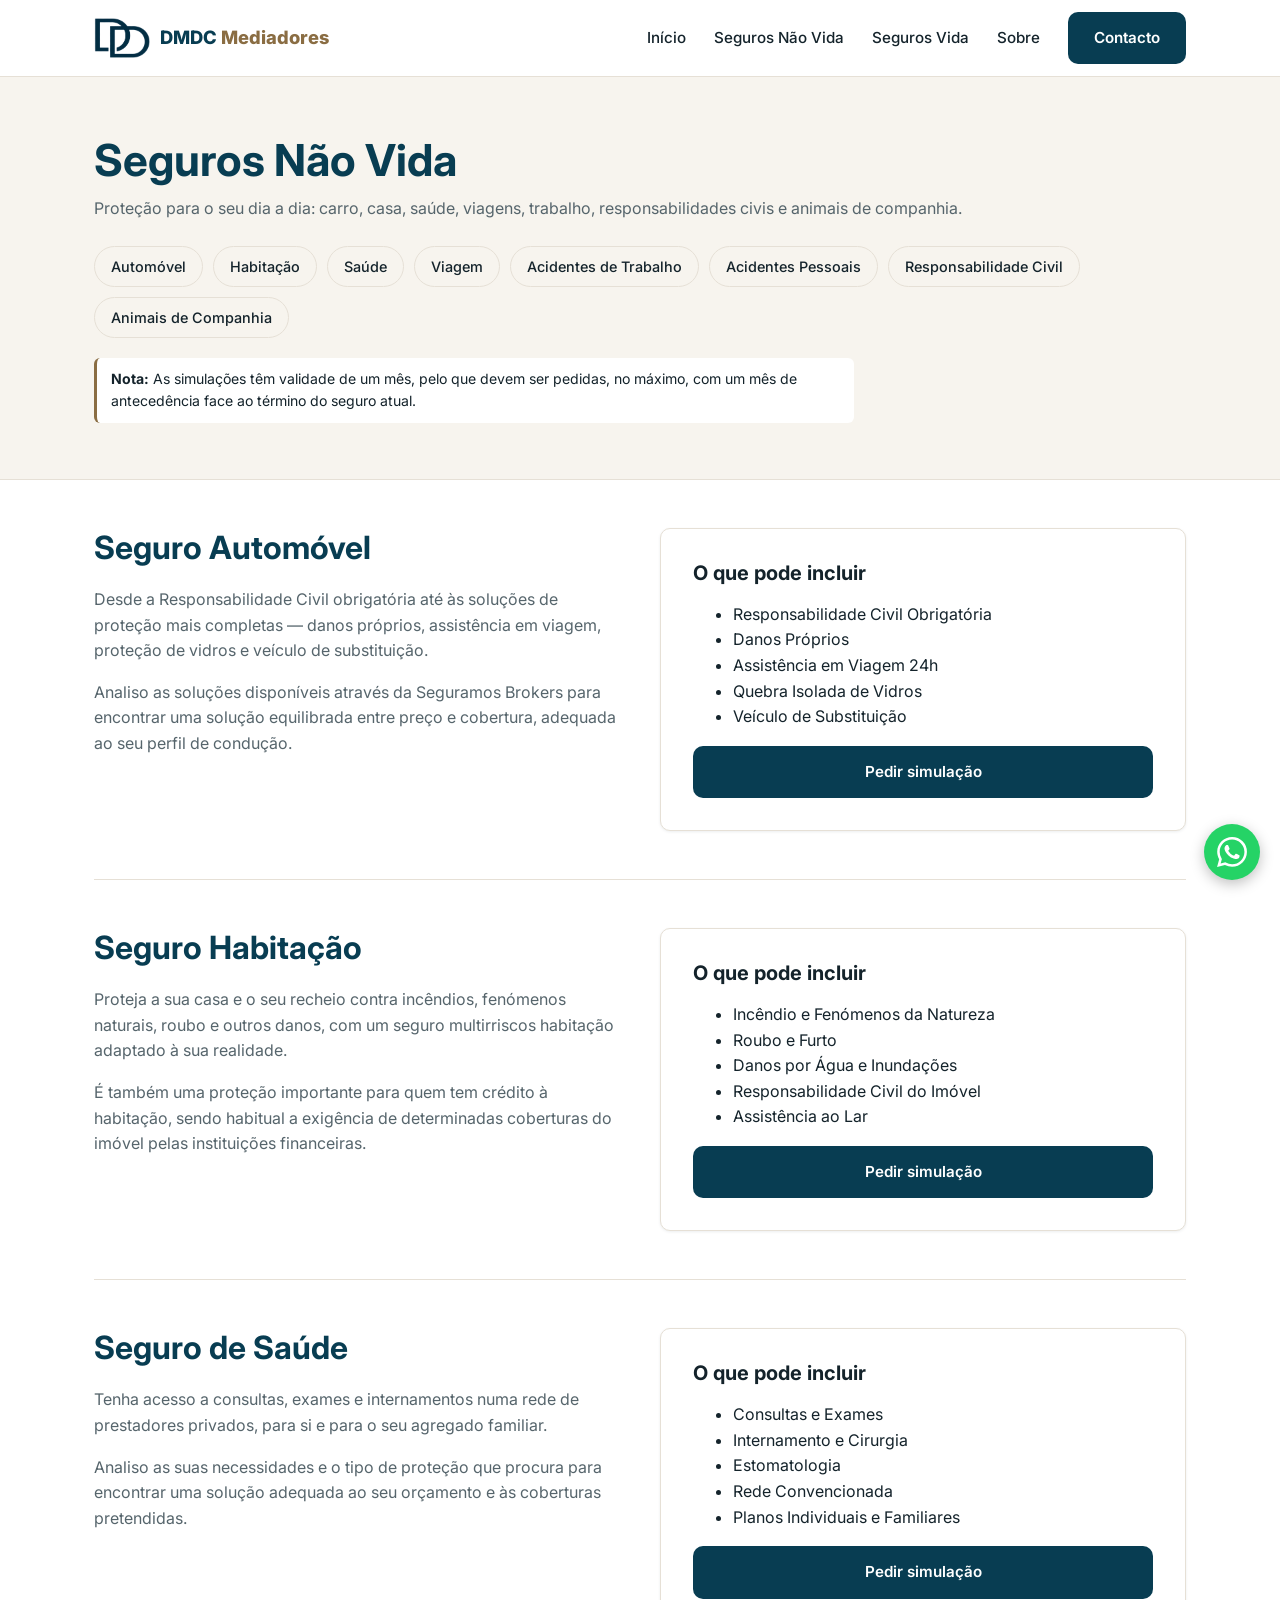
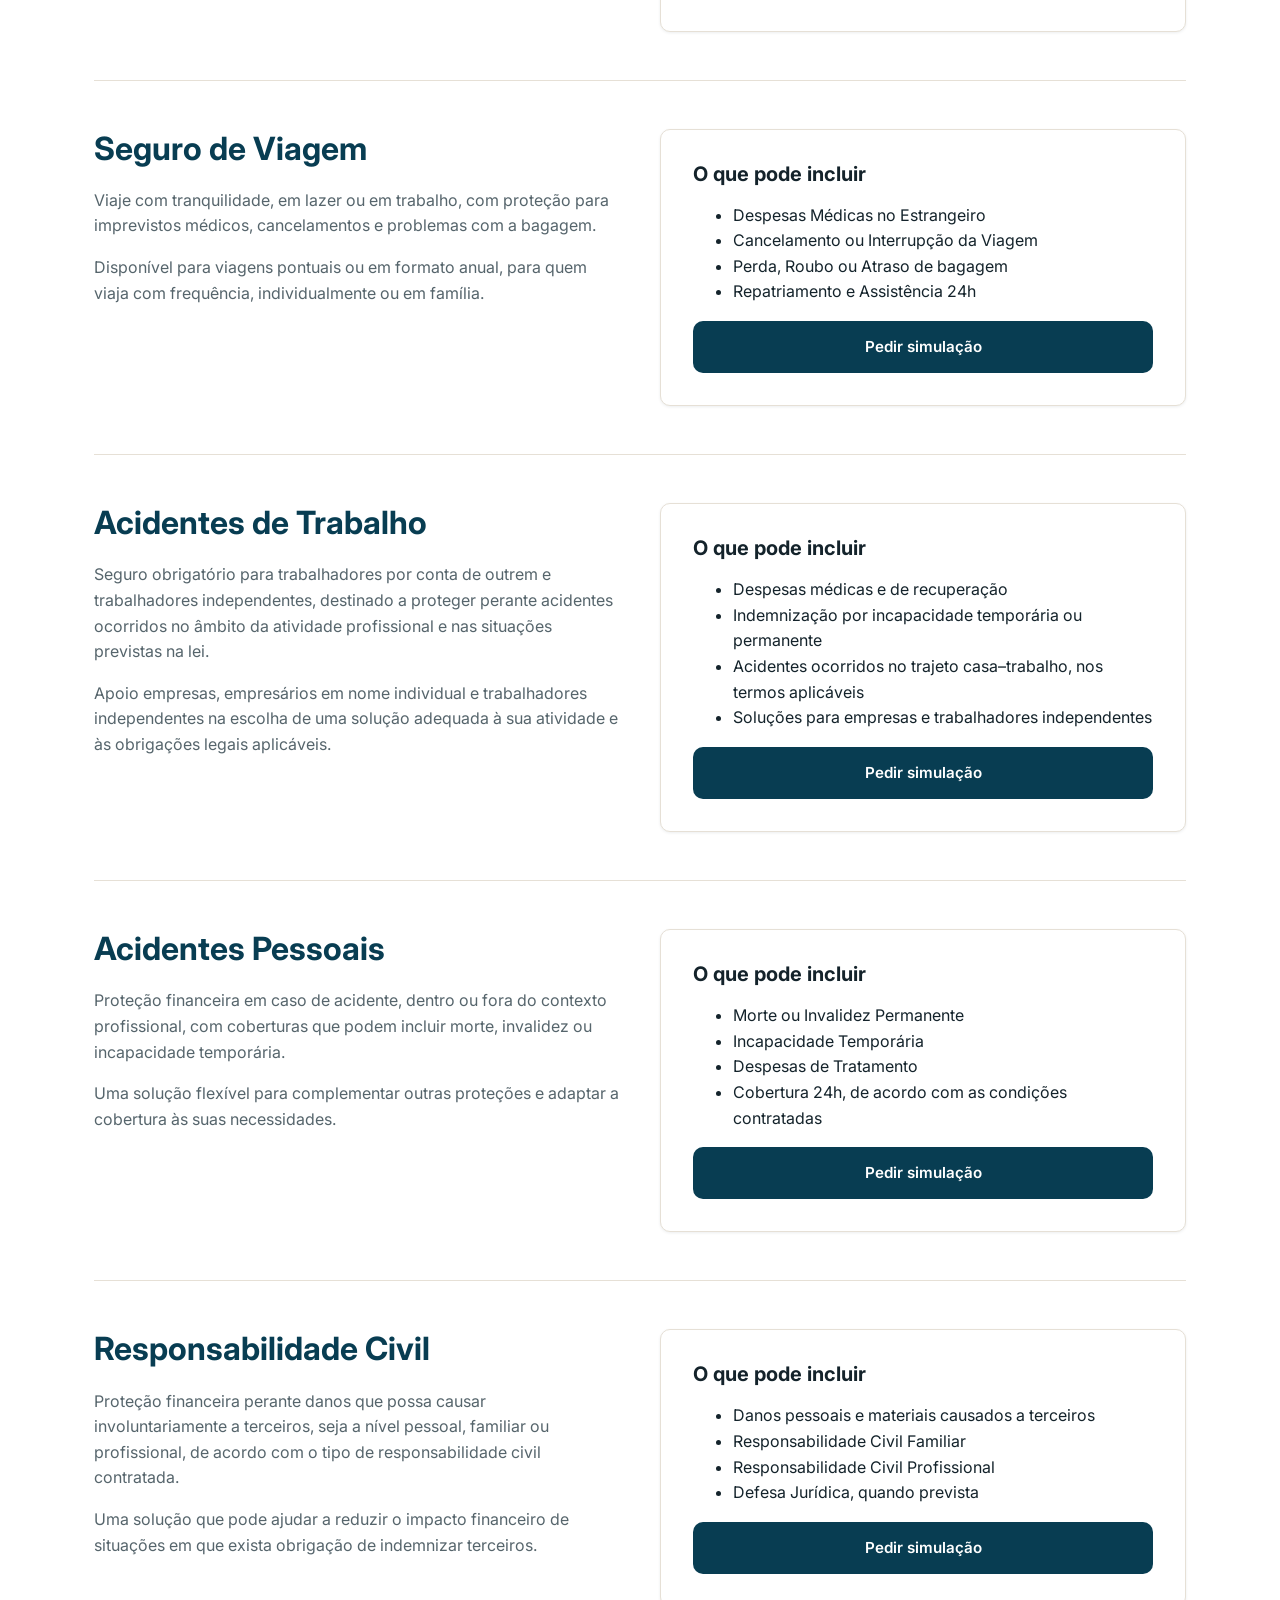
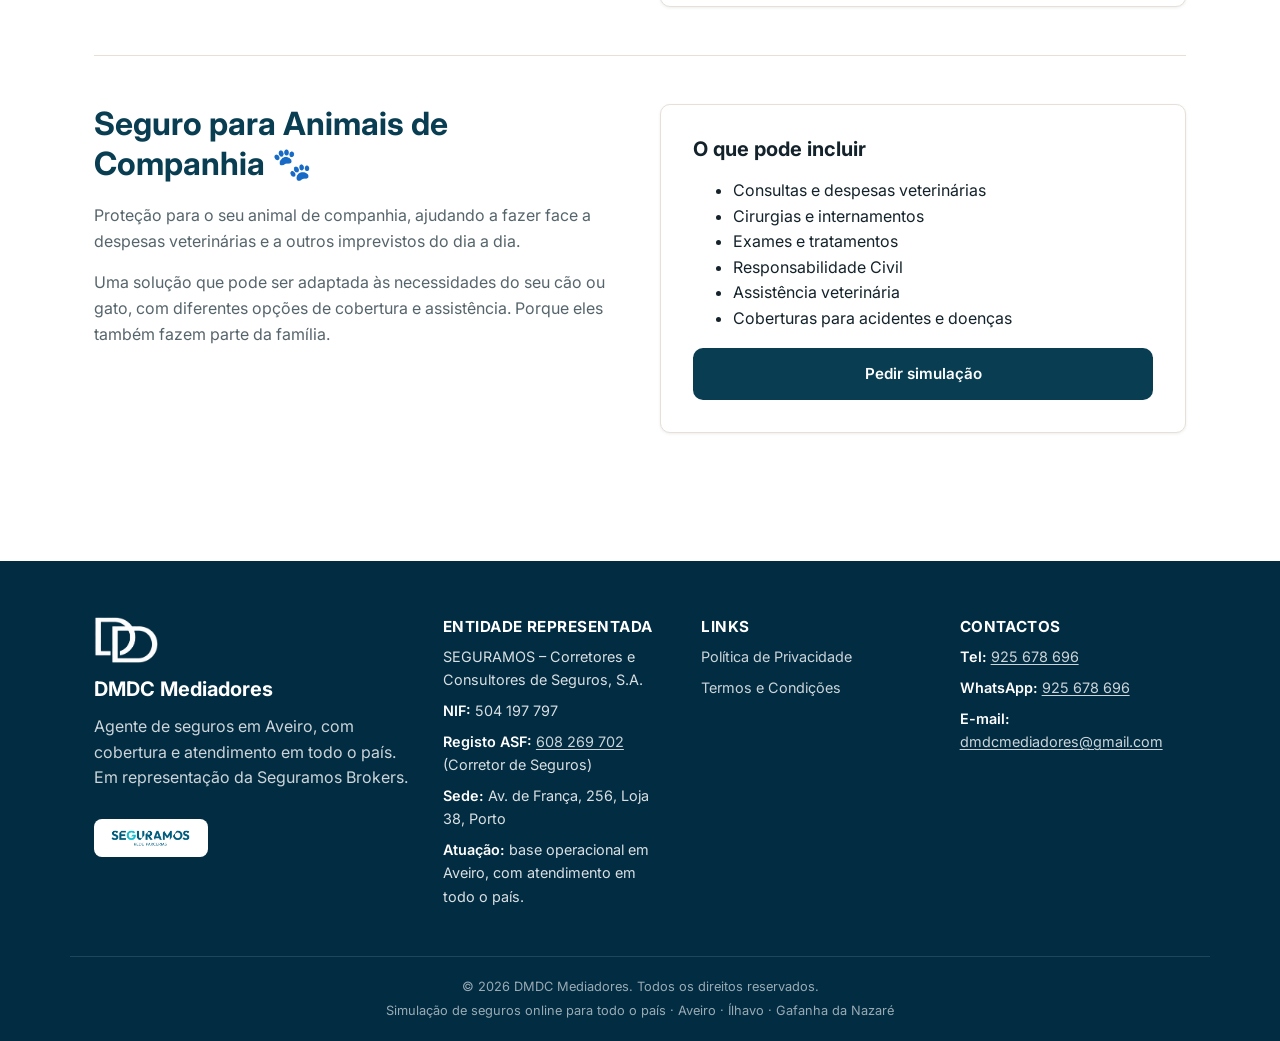
<file: seguros-nao-vida.html>
<!DOCTYPE html>
<html lang="pt-PT">
<head>
  <meta charset="UTF-8">
  <meta name="viewport" content="width=device-width, initial-scale=1.0">
  <title>Seguro Automóvel, Casa e Saúde — Simulação Gratuita | DMDC Mediadores</title>
  <meta name="description" content="Simulação gratuita de seguros Automóvel, Habitação, Saúde, Viagem, Acidentes de Trabalho, Acidentes Pessoais, Responsabilidade Civil e Animais de Companhia. Atendimento em todo o país.">
  <link rel="canonical" href="https://dmdcmediadores.pt/seguros-nao-vida.html">
  <meta property="og:type" content="website">
  <meta property="og:locale" content="pt_PT">
  <meta property="og:site_name" content="DMDC Mediadores">
  <meta property="og:title" content="Seguro Automóvel, Casa e Saúde — Simulação Gratuita | DMDC Mediadores">
  <meta property="og:description" content="Simulação gratuita de seguros Automóvel, Habitação, Saúde, Viagem, Acidentes de Trabalho, Acidentes Pessoais, Responsabilidade Civil e Animais de Companhia. Atendimento em todo o país.">
  <meta property="og:image" content="https://dmdcmediadores.pt/assets/img/og-image.png">
  <meta property="og:image:width" content="1200">
  <meta property="og:image:height" content="630">
  <meta property="og:url" content="https://dmdcmediadores.pt/seguros-nao-vida.html">
  <link rel="icon" href="favicon.ico" sizes="any">
  <link rel="icon" href="assets/img/favicon-32.png" type="image/png" sizes="32x32">
  <link rel="apple-touch-icon" href="assets/img/apple-touch-icon.png">
  <link rel="manifest" href="site.webmanifest">
  <meta name="theme-color" content="#083d52">
  <link rel="preconnect" href="https://fonts.googleapis.com">
  <link rel="preconnect" href="https://fonts.gstatic.com" crossorigin>
  <link rel="stylesheet" href="https://fonts.googleapis.com/css2?family=Inter:wght@400;500;600;700;800&display=swap" media="print" onload="this.media='all'">
  <noscript><link rel="stylesheet" href="https://fonts.googleapis.com/css2?family=Inter:wght@400;500;600;700;800&display=swap"></noscript>
  <link rel="stylesheet" href="assets/css/style.css">
</head>
<body>

  <header class="site-header">
    <div class="container header-inner">
      <a href="index.html" class="logo"><img src="assets/img/logo-dd.png" alt="" class="logo-mark" width="56" height="40"><span class="logo-text">DMDC <span>Mediadores</span></span></a>
      <nav class="main-nav" id="main-nav">
        <ul>
          <li><a href="index.html">Início</a></li>
          <li><a href="seguros-nao-vida.html">Seguros Não Vida</a></li>
          <li><a href="seguros-vida.html">Seguros Vida</a></li>
          <li><a href="sobre.html">Sobre</a></li>
          <li><a href="contacto.html" class="btn btn-primary">Contacto</a></li>
        </ul>
      </nav>
      <button class="nav-toggle" id="nav-toggle" aria-label="Abrir menu" aria-expanded="false">
        <span></span><span></span><span></span>
      </button>
    </div>
  </header>

  <main>

  <section class="page-hero">
    <div class="container">
      <h1>Seguros Não Vida</h1>
      <p>Proteção para o seu dia a dia: carro, casa, saúde, viagens, trabalho, responsabilidades civis e animais de companhia.</p>
      <nav class="anchor-nav" aria-label="Sub-secções">
        <a href="#automovel">Automóvel</a>
        <a href="#habitacao">Habitação</a>
        <a href="#saude">Saúde</a>
        <a href="#viagem">Viagem</a>
        <a href="#acidentes-trabalho">Acidentes de Trabalho</a>
        <a href="#acidentes-pessoais">Acidentes Pessoais</a>
        <a href="#responsabilidade-civil">Responsabilidade Civil</a>
        <a href="#animais">Animais de Companhia</a>
      </nav>
      <p class="sim-nota page-nota"><strong>Nota:</strong> As simulações têm validade de um mês, pelo que devem ser pedidas, no máximo, com um mês de antecedência face ao término do seguro atual.</p>
    </div>
  </section>

  <div class="container">

    <section class="subsection" id="automovel">
      <div class="subsection-inner">
        <div>
          <h2>Seguro Automóvel</h2>
          <p>Desde a Responsabilidade Civil obrigatória até às soluções de proteção mais completas — danos próprios, assistência em viagem, proteção de vidros e veículo de substituição.</p>
          <p>Analiso as soluções disponíveis através da Seguramos Brokers para encontrar uma solução equilibrada entre preço e cobertura, adequada ao seu perfil de condução.</p>
        </div>
        <div class="card">
          <h3>O que pode incluir</h3>
          <ul>
            <li>Responsabilidade Civil Obrigatória</li>
            <li>Danos Próprios</li>
            <li>Assistência em Viagem 24h</li>
            <li>Quebra Isolada de Vidros</li>
            <li>Veículo de Substituição</li>
          </ul>
          <a href="contacto.html?ramo=nao-vida" class="btn btn-primary btn-block" data-sim-toggle="automovel">Pedir simulação</a>
        </div>
      </div>
      <div class="sim-panel" id="simular-automovel" data-ramo="nao-vida" hidden></div>
    </section>

    <section class="subsection" id="habitacao">
      <div class="subsection-inner">
        <div>
          <h2>Seguro Habitação</h2>
          <p>Proteja a sua casa e o seu recheio contra incêndios, fenómenos naturais, roubo e outros danos, com um seguro multirriscos habitação adaptado à sua realidade.</p>
          <p>É também uma proteção importante para quem tem crédito à habitação, sendo habitual a exigência de determinadas coberturas do imóvel pelas instituições financeiras.</p>
        </div>
        <div class="card">
          <h3>O que pode incluir</h3>
          <ul>
            <li>Incêndio e Fenómenos da Natureza</li>
            <li>Roubo e Furto</li>
            <li>Danos por Água e Inundações</li>
            <li>Responsabilidade Civil do Imóvel</li>
            <li>Assistência ao Lar</li>
          </ul>
          <a href="contacto.html?ramo=nao-vida" class="btn btn-primary btn-block" data-sim-toggle="habitacao">Pedir simulação</a>
        </div>
      </div>
      <div class="sim-panel" id="simular-habitacao" data-ramo="nao-vida" hidden></div>
    </section>

    <section class="subsection" id="saude">
      <div class="subsection-inner">
        <div>
          <h2>Seguro de Saúde</h2>
          <p>Tenha acesso a consultas, exames e internamentos numa rede de prestadores privados, para si e para o seu agregado familiar.</p>
          <p>Analiso as suas necessidades e o tipo de proteção que procura para encontrar uma solução adequada ao seu orçamento e às coberturas pretendidas.</p>
        </div>
        <div class="card">
          <h3>O que pode incluir</h3>
          <ul>
            <li>Consultas e Exames</li>
            <li>Internamento e Cirurgia</li>
            <li>Estomatologia</li>
            <li>Rede Convencionada</li>
            <li>Planos Individuais e Familiares</li>
          </ul>
          <a href="contacto.html?ramo=nao-vida" class="btn btn-primary btn-block" data-sim-toggle="saude">Pedir simulação</a>
        </div>
      </div>
      <div class="sim-panel" id="simular-saude" data-ramo="nao-vida" hidden></div>
    </section>

    <section class="subsection" id="viagem">
      <div class="subsection-inner">
        <div>
          <h2>Seguro de Viagem</h2>
          <p>Viaje com tranquilidade, em lazer ou em trabalho, com proteção para imprevistos médicos, cancelamentos e problemas com a bagagem.</p>
          <p>Disponível para viagens pontuais ou em formato anual, para quem viaja com frequência, individualmente ou em família.</p>
        </div>
        <div class="card">
          <h3>O que pode incluir</h3>
          <ul>
            <li>Despesas Médicas no Estrangeiro</li>
            <li>Cancelamento ou Interrupção da Viagem</li>
            <li>Perda, Roubo ou Atraso de bagagem</li>
            <li>Repatriamento e Assistência 24h</li>
          </ul>
          <a href="contacto.html?ramo=nao-vida" class="btn btn-primary btn-block" data-sim-toggle="viagem">Pedir simulação</a>
        </div>
      </div>
      <div class="sim-panel" id="simular-viagem" data-ramo="nao-vida" hidden></div>
    </section>

    <section class="subsection" id="acidentes-trabalho">
      <div class="subsection-inner">
        <div>
          <h2>Acidentes de Trabalho</h2>
          <p>Seguro obrigatório para trabalhadores por conta de outrem e trabalhadores independentes, destinado a proteger perante acidentes ocorridos no âmbito da atividade profissional e nas situações previstas na lei.</p>
          <p>Apoio empresas, empresários em nome individual e trabalhadores independentes na escolha de uma solução adequada à sua atividade e às obrigações legais aplicáveis.</p>
        </div>
        <div class="card">
          <h3>O que pode incluir</h3>
          <ul>
            <li>Despesas médicas e de recuperação</li>
            <li>Indemnização por incapacidade temporária ou permanente</li>
            <li>Acidentes ocorridos no trajeto casa–trabalho, nos termos aplicáveis</li>
            <li>Soluções para empresas e trabalhadores independentes</li>
          </ul>
          <a href="contacto.html?ramo=nao-vida" class="btn btn-primary btn-block" data-sim-toggle="acidentes-trabalho">Pedir simulação</a>
        </div>
      </div>
      <div class="sim-panel" id="simular-acidentes-trabalho" data-ramo="nao-vida" hidden></div>
    </section>

    <section class="subsection" id="acidentes-pessoais">
      <div class="subsection-inner">
        <div>
          <h2>Acidentes Pessoais</h2>
          <p>Proteção financeira em caso de acidente, dentro ou fora do contexto profissional, com coberturas que podem incluir morte, invalidez ou incapacidade temporária.</p>
          <p>Uma solução flexível para complementar outras proteções e adaptar a cobertura às suas necessidades.</p>
        </div>
        <div class="card">
          <h3>O que pode incluir</h3>
          <ul>
            <li>Morte ou Invalidez Permanente</li>
            <li>Incapacidade Temporária</li>
            <li>Despesas de Tratamento</li>
            <li>Cobertura 24h, de acordo com as condições contratadas</li>
          </ul>
          <a href="contacto.html?ramo=nao-vida" class="btn btn-primary btn-block" data-sim-toggle="acidentes-pessoais">Pedir simulação</a>
        </div>
      </div>
      <div class="sim-panel" id="simular-acidentes-pessoais" data-ramo="nao-vida" hidden></div>
    </section>

    <section class="subsection" id="responsabilidade-civil">
      <div class="subsection-inner">
        <div>
          <h2>Responsabilidade Civil</h2>
          <p>Proteção financeira perante danos que possa causar involuntariamente a terceiros, seja a nível pessoal, familiar ou profissional, de acordo com o tipo de responsabilidade civil contratada.</p>
          <p>Uma solução que pode ajudar a reduzir o impacto financeiro de situações em que exista obrigação de indemnizar terceiros.</p>
        </div>
        <div class="card">
          <h3>O que pode incluir</h3>
          <ul>
            <li>Danos pessoais e materiais causados a terceiros</li>
            <li>Responsabilidade Civil Familiar</li>
            <li>Responsabilidade Civil Profissional</li>
            <li>Defesa Jurídica, quando prevista</li>
          </ul>
          <a href="contacto.html?ramo=nao-vida" class="btn btn-primary btn-block" data-sim-toggle="responsabilidade-civil">Pedir simulação</a>
        </div>
      </div>
      <div class="sim-panel" id="simular-responsabilidade-civil" data-ramo="nao-vida" hidden></div>
    </section>

    <section class="subsection" id="animais">
      <div class="subsection-inner">
        <div>
          <h2>Seguro para Animais de Companhia 🐾</h2>
          <p>Proteção para o seu animal de companhia, ajudando a fazer face a despesas veterinárias e a outros imprevistos do dia a dia.</p>
          <p>Uma solução que pode ser adaptada às necessidades do seu cão ou gato, com diferentes opções de cobertura e assistência. Porque eles também fazem parte da família.</p>
        </div>
        <div class="card">
          <h3>O que pode incluir</h3>
          <ul>
            <li>Consultas e despesas veterinárias</li>
            <li>Cirurgias e internamentos</li>
            <li>Exames e tratamentos</li>
            <li>Responsabilidade Civil</li>
            <li>Assistência veterinária</li>
            <li>Coberturas para acidentes e doenças</li>
          </ul>
          <a href="contacto.html?ramo=nao-vida" class="btn btn-primary btn-block" data-sim-toggle="animais">Pedir simulação</a>
        </div>
      </div>
      <div class="sim-panel" id="simular-animais" data-ramo="nao-vida" hidden></div>
    </section>

  </div>

  </main>

  <footer class="site-footer">
    <div class="container footer-inner">
      <div class="footer-col">
        <img src="assets/img/logo-dd-white.png" alt="DMDC Mediadores" class="footer-logo" width="64" height="46">
        <h3>DMDC Mediadores</h3>
        <p>Agente de seguros em Aveiro, com cobertura e atendimento em todo o país. Em representação da <a href="https://www.seguramos.pt" target="_blank" rel="noopener">Seguramos Brokers</a>.</p>
        <a href="https://www.seguramos.pt" target="_blank" rel="noopener" class="footer-partner-logo-wrap">
          <img src="assets/img/seguramos-logo.png" alt="Seguramos — Rede Parcerias" class="footer-partner-logo" width="660" height="168">
        </a>
      </div>
      <div class="footer-col">
        <h4>Entidade Representada</h4>
        <ul>
          <li>SEGURAMOS – Corretores e Consultores de Seguros, S.A.</li>
          <li><strong>NIF:</strong> 504 197 797</li>
          <li><strong>Registo ASF:</strong> <a href="https://www.asf.com.pt/web/site-asf/mediador?MediadorId=195218" target="_blank" rel="noopener">608 269 702</a> (Corretor de Seguros)</li>
          <li><strong>Sede:</strong> Av. de França, 256, Loja 38, Porto</li>
          <li><strong>Atuação:</strong> base operacional em Aveiro, com atendimento em todo o país.</li>
        </ul>
      </div>
      <div class="footer-col">
        <h4>Links</h4>
        <ul>
          <li><a href="privacidade.html">Política de Privacidade</a></li>
          <li><a href="termos.html">Termos e Condições</a></li>
        </ul>
      </div>
      <div class="footer-col">
        <h4>Contactos</h4>
        <ul>
          <li><strong>Tel:</strong> <a href="tel:+351925678696">925 678 696</a></li>
          <li><strong>WhatsApp:</strong> <a href="https://wa.me/351925678696" target="_blank" rel="noopener">925 678 696</a></li>
          <li><strong>E-mail:</strong> <a href="mailto:dmdcmediadores@gmail.com">dmdcmediadores@gmail.com</a></li>
        </ul>
      </div>
    </div>
    <div class="footer-bottom container">
      <p>&copy; <span id="year"></span> DMDC Mediadores. Todos os direitos reservados.</p>
      <p class="footer-areas">Simulação de seguros online para todo o país · Aveiro · Ílhavo · Gafanha da Nazaré</p>
    </div>
  </footer>

  <a href="https://wa.me/351925678696?text=Ol%C3%A1%20Daniela%2C%20gostaria%20de%20pedir%20uma%20simula%C3%A7%C3%A3o%20de%20seguro." class="whatsapp-float" target="_blank" rel="noopener" aria-label="Falar no WhatsApp">
    <svg viewBox="0 0 24 24" aria-hidden="true"><path fill="currentColor" d="M17.472 14.382c-.297-.149-1.758-.867-2.03-.967-.273-.099-.471-.148-.67.15-.197.297-.767.966-.94 1.164-.173.199-.347.223-.644.075-.297-.15-1.255-.463-2.39-1.475-.883-.788-1.48-1.761-1.653-2.059-.173-.297-.018-.458.13-.606.134-.133.298-.347.446-.52.149-.174.198-.298.298-.497.099-.198.05-.371-.025-.52-.075-.149-.669-1.612-.916-2.207-.242-.579-.487-.5-.669-.51-.173-.008-.371-.01-.57-.01-.198 0-.52.074-.792.372-.272.297-1.04 1.016-1.04 2.479 0 1.462 1.065 2.875 1.213 3.074.149.198 2.096 3.2 5.077 4.487.709.306 1.262.489 1.694.625.712.227 1.36.195 1.871.118.571-.085 1.758-.719 2.006-1.413.248-.694.248-1.289.173-1.413-.074-.124-.272-.198-.57-.347m-5.421 7.403h-.004a9.87 9.87 0 01-5.031-1.378l-.361-.214-3.741.982.998-3.648-.235-.374a9.86 9.86 0 01-1.51-5.26c.001-5.45 4.436-9.884 9.888-9.884 2.64 0 5.122 1.03 6.988 2.898a9.825 9.825 0 012.893 6.994c-.003 5.45-4.437 9.884-9.885 9.884m8.413-18.297A11.815 11.815 0 0012.05 0C5.495 0 .16 5.335.157 11.892c0 2.096.547 4.142 1.588 5.945L.057 24l6.305-1.654a11.882 11.882 0 005.683 1.448h.005c6.554 0 11.89-5.335 11.893-11.893a11.821 11.821 0 00-3.48-8.413Z"/></svg>
  </a>

  <script src="assets/js/main.js"></script>
  <script src="assets/js/form.js"></script>
  <script src="assets/js/simulacao.js"></script>
</body>
</html>
</file>
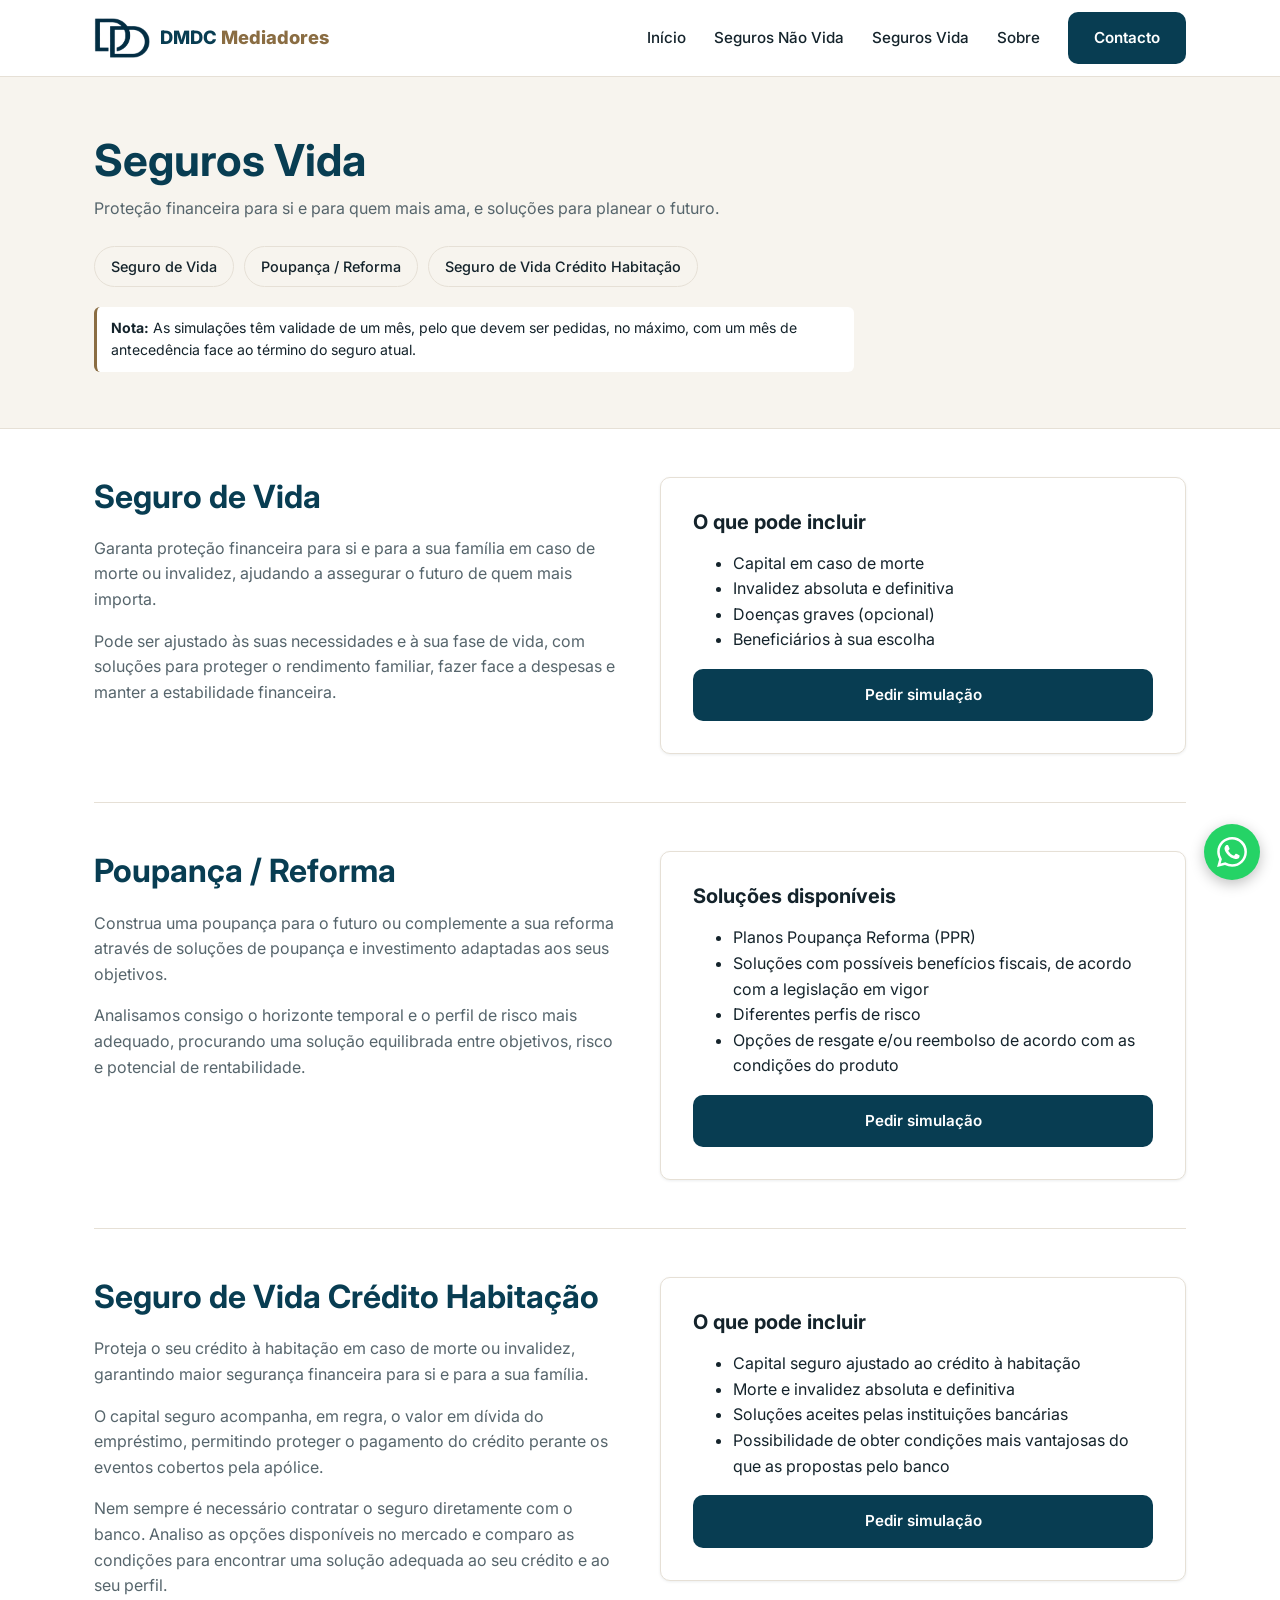
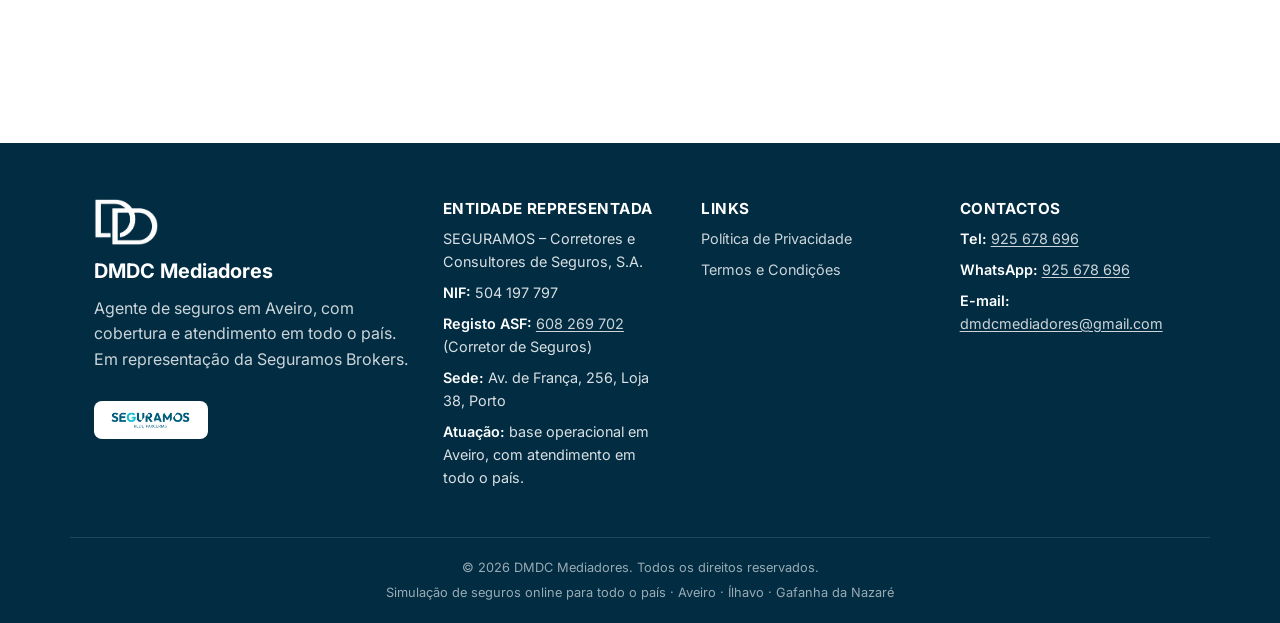
<file: seguros-vida.html>
<!DOCTYPE html>
<html lang="pt-PT">
<head>
  <meta charset="UTF-8">
  <meta name="viewport" content="width=device-width, initial-scale=1.0">
  <title>Seguro de Vida e Crédito Habitação — Simulação Gratuita | DMDC Mediadores</title>
  <meta name="description" content="Simulação gratuita de Seguro de Vida (Proteção Familiar e Crédito Habitação), Poupança e PPR/Reforma. Atendimento em todo o país.">
  <link rel="canonical" href="https://dmdcmediadores.pt/seguros-vida.html">
  <meta property="og:type" content="website">
  <meta property="og:locale" content="pt_PT">
  <meta property="og:site_name" content="DMDC Mediadores">
  <meta property="og:title" content="Seguro de Vida e Crédito Habitação — Simulação Gratuita | DMDC Mediadores">
  <meta property="og:description" content="Simulação gratuita de Seguro de Vida (Proteção Familiar e Crédito Habitação), Poupança e PPR/Reforma. Atendimento em todo o país.">
  <meta property="og:image" content="https://dmdcmediadores.pt/assets/img/og-image.png">
  <meta property="og:image:width" content="1200">
  <meta property="og:image:height" content="630">
  <meta property="og:url" content="https://dmdcmediadores.pt/seguros-vida.html">
  <link rel="icon" href="favicon.ico" sizes="any">
  <link rel="icon" href="assets/img/favicon-32.png" type="image/png" sizes="32x32">
  <link rel="apple-touch-icon" href="assets/img/apple-touch-icon.png">
  <link rel="manifest" href="site.webmanifest">
  <meta name="theme-color" content="#083d52">
  <link rel="preconnect" href="https://fonts.googleapis.com">
  <link rel="preconnect" href="https://fonts.gstatic.com" crossorigin>
  <link rel="stylesheet" href="https://fonts.googleapis.com/css2?family=Inter:wght@400;500;600;700;800&display=swap" media="print" onload="this.media='all'">
  <noscript><link rel="stylesheet" href="https://fonts.googleapis.com/css2?family=Inter:wght@400;500;600;700;800&display=swap"></noscript>
  <link rel="stylesheet" href="assets/css/style.css">
</head>
<body>

  <header class="site-header">
    <div class="container header-inner">
      <a href="index.html" class="logo"><img src="assets/img/logo-dd.png" alt="" class="logo-mark" width="56" height="40"><span class="logo-text">DMDC <span>Mediadores</span></span></a>
      <nav class="main-nav" id="main-nav">
        <ul>
          <li><a href="index.html">Início</a></li>
          <li><a href="seguros-nao-vida.html">Seguros Não Vida</a></li>
          <li><a href="seguros-vida.html">Seguros Vida</a></li>
          <li><a href="sobre.html">Sobre</a></li>
          <li><a href="contacto.html" class="btn btn-primary">Contacto</a></li>
        </ul>
      </nav>
      <button class="nav-toggle" id="nav-toggle" aria-label="Abrir menu" aria-expanded="false">
        <span></span><span></span><span></span>
      </button>
    </div>
  </header>

  <main>

  <section class="page-hero">
    <div class="container">
      <h1>Seguros Vida</h1>
      <p>Proteção financeira para si e para quem mais ama, e soluções para planear o futuro.</p>
      <nav class="anchor-nav" aria-label="Sub-secções">
        <a href="#seguro-de-vida">Seguro de Vida</a>
        <a href="#poupanca-reforma">Poupança / Reforma</a>
        <a href="#credito-habitacao">Seguro de Vida Crédito Habitação</a>
      </nav>
      <p class="sim-nota page-nota"><strong>Nota:</strong> As simulações têm validade de um mês, pelo que devem ser pedidas, no máximo, com um mês de antecedência face ao término do seguro atual.</p>
    </div>
  </section>

  <div class="container">

    <section class="subsection" id="seguro-de-vida">
      <div class="subsection-inner">
        <div>
          <h2>Seguro de Vida</h2>
          <p>Garanta proteção financeira para si e para a sua família em caso de morte ou invalidez, ajudando a assegurar o futuro de quem mais importa.</p>
          <p>Pode ser ajustado às suas necessidades e à sua fase de vida, com soluções para proteger o rendimento familiar, fazer face a despesas e manter a estabilidade financeira.</p>
        </div>
        <div class="card">
          <h3>O que pode incluir</h3>
          <ul>
            <li>Capital em caso de morte</li>
            <li>Invalidez absoluta e definitiva</li>
            <li>Doenças graves (opcional)</li>
            <li>Beneficiários à sua escolha</li>
          </ul>
          <a href="contacto.html?ramo=vida" class="btn btn-primary btn-block" data-sim-toggle="seguro-de-vida">Pedir simulação</a>
        </div>
      </div>
      <div class="sim-panel" id="simular-seguro-de-vida" data-ramo="vida" hidden></div>
    </section>

    <section class="subsection" id="poupanca-reforma">
      <div class="subsection-inner">
        <div>
          <h2>Poupança / Reforma</h2>
          <p>Construa uma poupança para o futuro ou complemente a sua reforma através de soluções de poupança e investimento adaptadas aos seus objetivos.</p>
          <p>Analisamos consigo o horizonte temporal e o perfil de risco mais adequado, procurando uma solução equilibrada entre objetivos, risco e potencial de rentabilidade.</p>
        </div>
        <div class="card">
          <h3>Soluções disponíveis</h3>
          <ul>
            <li>Planos Poupança Reforma (PPR)</li>
            <li>Soluções com possíveis benefícios fiscais, de acordo com a legislação em vigor</li>
            <li>Diferentes perfis de risco</li>
            <li>Opções de resgate e/ou reembolso de acordo com as condições do produto</li>
          </ul>
          <a href="contacto.html?ramo=vida" class="btn btn-primary btn-block" data-sim-toggle="poupanca-reforma">Pedir simulação</a>
        </div>
      </div>
      <div class="sim-panel" id="simular-poupanca-reforma" data-ramo="vida" hidden></div>
    </section>

    <section class="subsection" id="credito-habitacao">
      <div class="subsection-inner">
        <div>
          <h2>Seguro de Vida Crédito Habitação</h2>
          <p>Proteja o seu crédito à habitação em caso de morte ou invalidez, garantindo maior segurança financeira para si e para a sua família.</p>
          <p>O capital seguro acompanha, em regra, o valor em dívida do empréstimo, permitindo proteger o pagamento do crédito perante os eventos cobertos pela apólice.</p>
          <p>Nem sempre é necessário contratar o seguro diretamente com o banco. Analiso as opções disponíveis no mercado e comparo as condições para encontrar uma solução adequada ao seu crédito e ao seu perfil.</p>
        </div>
        <div class="card">
          <h3>O que pode incluir</h3>
          <ul>
            <li>Capital seguro ajustado ao crédito à habitação</li>
            <li>Morte e invalidez absoluta e definitiva</li>
            <li>Soluções aceites pelas instituições bancárias</li>
            <li>Possibilidade de obter condições mais vantajosas do que as propostas pelo banco</li>
          </ul>
          <a href="contacto.html?ramo=vida" class="btn btn-primary btn-block" data-sim-toggle="credito-habitacao">Pedir simulação</a>
        </div>
      </div>
      <div class="sim-panel" id="simular-credito-habitacao" data-ramo="vida" hidden></div>
    </section>

  </div>

  </main>

  <footer class="site-footer">
    <div class="container footer-inner">
      <div class="footer-col">
        <img src="assets/img/logo-dd-white.png" alt="DMDC Mediadores" class="footer-logo" width="64" height="46">
        <h3>DMDC Mediadores</h3>
        <p>Agente de seguros em Aveiro, com cobertura e atendimento em todo o país. Em representação da <a href="https://www.seguramos.pt" target="_blank" rel="noopener">Seguramos Brokers</a>.</p>
        <a href="https://www.seguramos.pt" target="_blank" rel="noopener" class="footer-partner-logo-wrap">
          <img src="assets/img/seguramos-logo.png" alt="Seguramos — Rede Parcerias" class="footer-partner-logo" width="660" height="168">
        </a>
      </div>
      <div class="footer-col">
        <h4>Entidade Representada</h4>
        <ul>
          <li>SEGURAMOS – Corretores e Consultores de Seguros, S.A.</li>
          <li><strong>NIF:</strong> 504 197 797</li>
          <li><strong>Registo ASF:</strong> <a href="https://www.asf.com.pt/web/site-asf/mediador?MediadorId=195218" target="_blank" rel="noopener">608 269 702</a> (Corretor de Seguros)</li>
          <li><strong>Sede:</strong> Av. de França, 256, Loja 38, Porto</li>
          <li><strong>Atuação:</strong> base operacional em Aveiro, com atendimento em todo o país.</li>
        </ul>
      </div>
      <div class="footer-col">
        <h4>Links</h4>
        <ul>
          <li><a href="privacidade.html">Política de Privacidade</a></li>
          <li><a href="termos.html">Termos e Condições</a></li>
        </ul>
      </div>
      <div class="footer-col">
        <h4>Contactos</h4>
        <ul>
          <li><strong>Tel:</strong> <a href="tel:+351925678696">925 678 696</a></li>
          <li><strong>WhatsApp:</strong> <a href="https://wa.me/351925678696" target="_blank" rel="noopener">925 678 696</a></li>
          <li><strong>E-mail:</strong> <a href="mailto:dmdcmediadores@gmail.com">dmdcmediadores@gmail.com</a></li>
        </ul>
      </div>
    </div>
    <div class="footer-bottom container">
      <p>&copy; <span id="year"></span> DMDC Mediadores. Todos os direitos reservados.</p>
      <p class="footer-areas">Simulação de seguros online para todo o país · Aveiro · Ílhavo · Gafanha da Nazaré</p>
    </div>
  </footer>

  <a href="https://wa.me/351925678696?text=Ol%C3%A1%20Daniela%2C%20gostaria%20de%20pedir%20uma%20simula%C3%A7%C3%A3o%20de%20seguro." class="whatsapp-float" target="_blank" rel="noopener" aria-label="Falar no WhatsApp">
    <svg viewBox="0 0 24 24" aria-hidden="true"><path fill="currentColor" d="M17.472 14.382c-.297-.149-1.758-.867-2.03-.967-.273-.099-.471-.148-.67.15-.197.297-.767.966-.94 1.164-.173.199-.347.223-.644.075-.297-.15-1.255-.463-2.39-1.475-.883-.788-1.48-1.761-1.653-2.059-.173-.297-.018-.458.13-.606.134-.133.298-.347.446-.52.149-.174.198-.298.298-.497.099-.198.05-.371-.025-.52-.075-.149-.669-1.612-.916-2.207-.242-.579-.487-.5-.669-.51-.173-.008-.371-.01-.57-.01-.198 0-.52.074-.792.372-.272.297-1.04 1.016-1.04 2.479 0 1.462 1.065 2.875 1.213 3.074.149.198 2.096 3.2 5.077 4.487.709.306 1.262.489 1.694.625.712.227 1.36.195 1.871.118.571-.085 1.758-.719 2.006-1.413.248-.694.248-1.289.173-1.413-.074-.124-.272-.198-.57-.347m-5.421 7.403h-.004a9.87 9.87 0 01-5.031-1.378l-.361-.214-3.741.982.998-3.648-.235-.374a9.86 9.86 0 01-1.51-5.26c.001-5.45 4.436-9.884 9.888-9.884 2.64 0 5.122 1.03 6.988 2.898a9.825 9.825 0 012.893 6.994c-.003 5.45-4.437 9.884-9.885 9.884m8.413-18.297A11.815 11.815 0 0012.05 0C5.495 0 .16 5.335.157 11.892c0 2.096.547 4.142 1.588 5.945L.057 24l6.305-1.654a11.882 11.882 0 005.683 1.448h.005c6.554 0 11.89-5.335 11.893-11.893a11.821 11.821 0 00-3.48-8.413Z"/></svg>
  </a>

  <script src="assets/js/main.js"></script>
  <script src="assets/js/form.js"></script>
  <script src="assets/js/simulacao.js"></script>
</body>
</html>
</file>
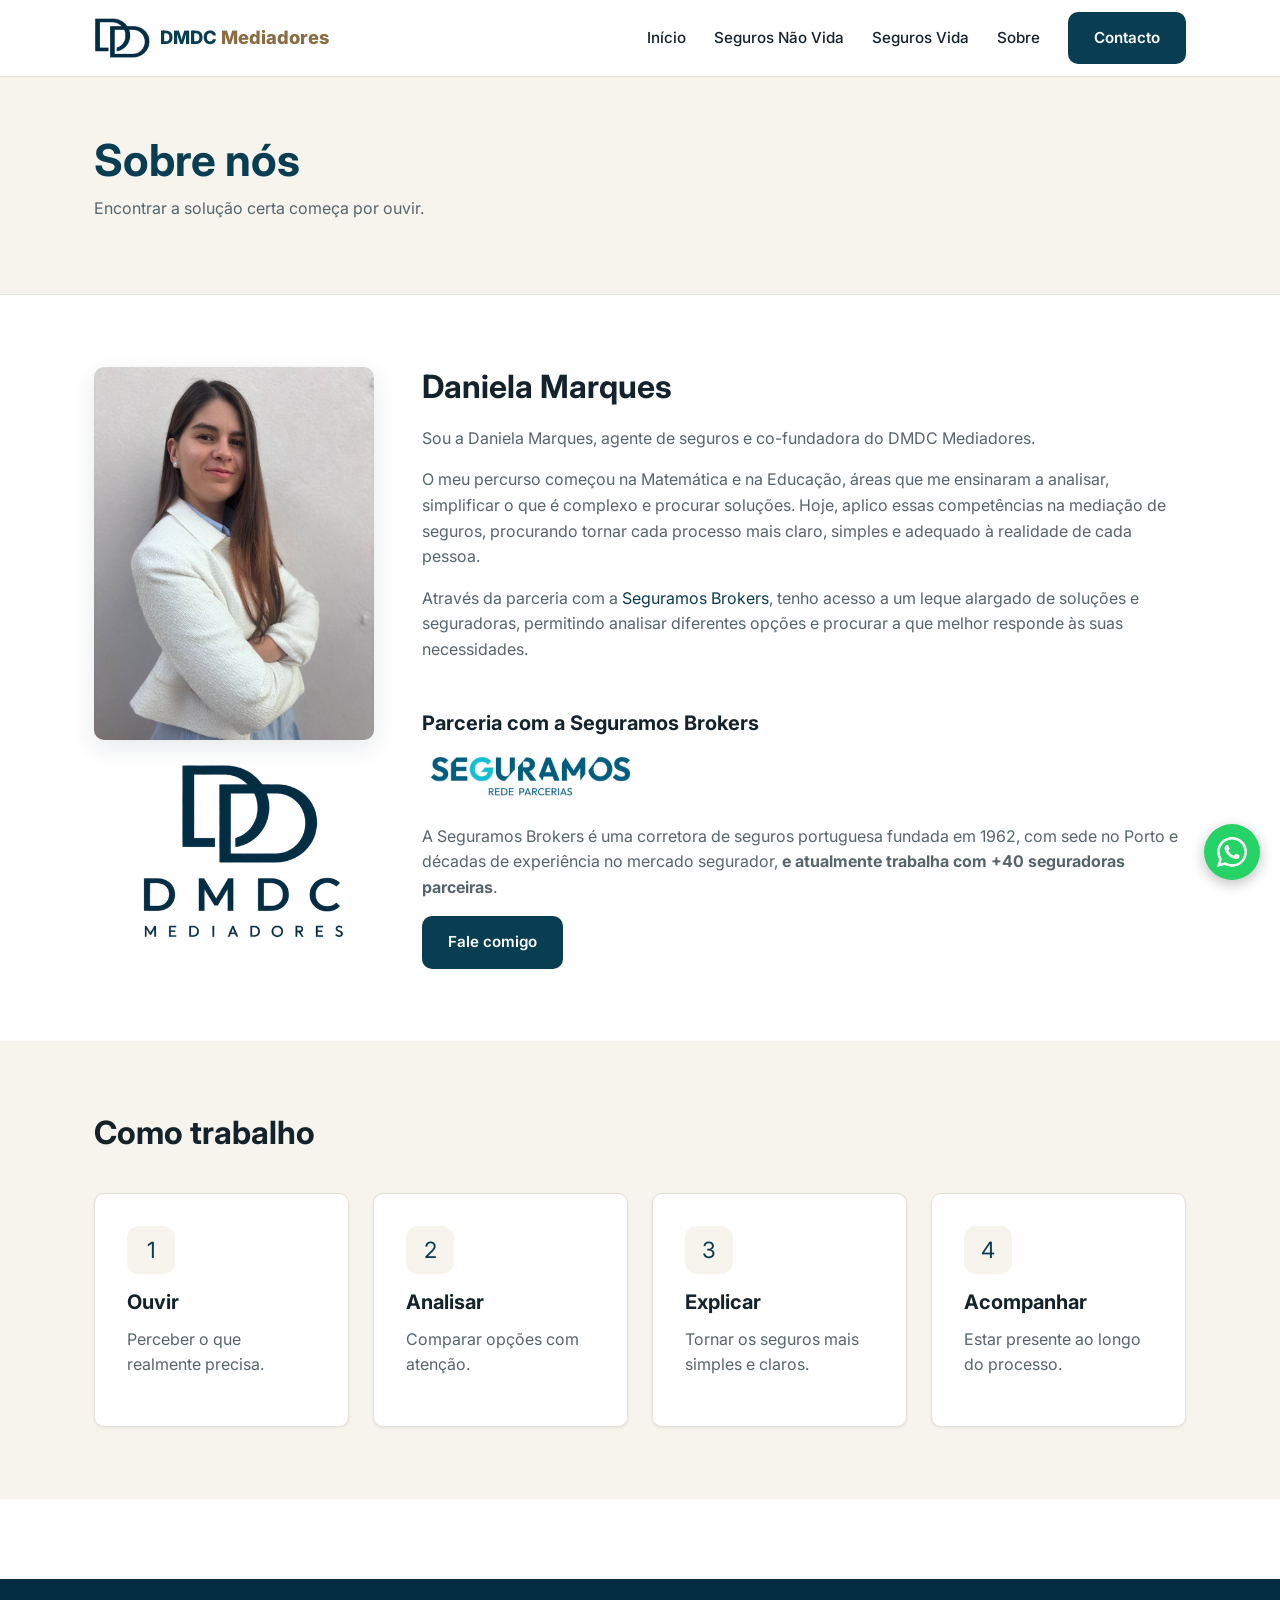
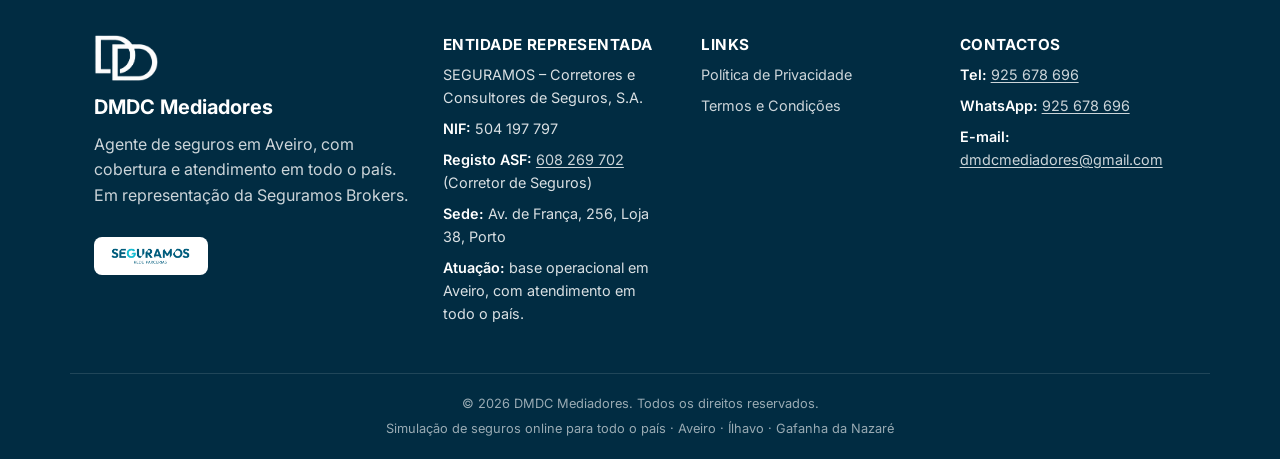
<file: sobre.html>
<!DOCTYPE html>
<html lang="pt-PT">
<head>
  <meta charset="UTF-8">
  <meta name="viewport" content="width=device-width, initial-scale=1.0">
  <title>Sobre nós — Daniela Marques | DMDC Mediadores</title>
  <meta name="description" content="Conheça a Daniela Marques, agente de seguros em representação da Seguramos Brokers, corretora portuguesa fundada em 1962. Base em Aveiro, atendimento em todo o país.">
  <link rel="canonical" href="https://dmdcmediadores.pt/sobre.html">
  <meta property="og:type" content="website">
  <meta property="og:locale" content="pt_PT">
  <meta property="og:site_name" content="DMDC Mediadores">
  <meta property="og:title" content="Sobre nós — Daniela Marques | DMDC Mediadores">
  <meta property="og:description" content="Conheça a Daniela Marques, agente de seguros em representação da Seguramos Brokers, corretora portuguesa fundada em 1962. Base em Aveiro, atendimento em todo o país.">
  <meta property="og:image" content="https://dmdcmediadores.pt/assets/img/og-image.png">
  <meta property="og:image:width" content="1200">
  <meta property="og:image:height" content="630">
  <meta property="og:url" content="https://dmdcmediadores.pt/sobre.html">
  <link rel="icon" href="favicon.ico" sizes="any">
  <link rel="icon" href="assets/img/favicon-32.png" type="image/png" sizes="32x32">
  <link rel="apple-touch-icon" href="assets/img/apple-touch-icon.png">
  <link rel="manifest" href="site.webmanifest">
  <meta name="theme-color" content="#083d52">
  <link rel="preconnect" href="https://fonts.googleapis.com">
  <link rel="preconnect" href="https://fonts.gstatic.com" crossorigin>
  <link rel="stylesheet" href="https://fonts.googleapis.com/css2?family=Inter:wght@400;500;600;700;800&display=swap" media="print" onload="this.media='all'">
  <noscript><link rel="stylesheet" href="https://fonts.googleapis.com/css2?family=Inter:wght@400;500;600;700;800&display=swap"></noscript>
  <link rel="stylesheet" href="assets/css/style.css">
</head>
<body>

  <header class="site-header">
    <div class="container header-inner">
      <a href="index.html" class="logo"><img src="assets/img/logo-dd.png" alt="" class="logo-mark" width="56" height="40"><span class="logo-text">DMDC <span>Mediadores</span></span></a>
      <nav class="main-nav" id="main-nav">
        <ul>
          <li><a href="index.html">Início</a></li>
          <li><a href="seguros-nao-vida.html">Seguros Não Vida</a></li>
          <li><a href="seguros-vida.html">Seguros Vida</a></li>
          <li><a href="sobre.html">Sobre</a></li>
          <li><a href="contacto.html" class="btn btn-primary">Contacto</a></li>
        </ul>
      </nav>
      <button class="nav-toggle" id="nav-toggle" aria-label="Abrir menu" aria-expanded="false">
        <span></span><span></span><span></span>
      </button>
    </div>
  </header>

  <main>

  <section class="page-hero">
    <div class="container">
      <h1>Sobre nós</h1>
      <p>Encontrar a solução certa começa por ouvir.</p>
    </div>
  </section>

  <section class="section">
    <div class="container about-grid">
      <div>
        <img src="assets/img/daniela-marques.jpg" alt="Daniela Marques, agente de seguros da DMDC Mediadores" class="about-photo-img" width="900" height="1200">
        <img src="assets/img/logo-dmdc.png" alt="DMDC Mediadores" class="about-brand" width="372" height="300">
      </div>
      <div>
        <h2>Daniela Marques</h2>
        <p>
          Sou a Daniela Marques, agente de seguros e co-fundadora do DMDC Mediadores.
        </p>
        <p>
          O meu percurso começou na Matemática e na Educação, áreas que me ensinaram a analisar, simplificar o que é
          complexo e procurar soluções. Hoje, aplico essas competências na mediação de seguros, procurando tornar cada
          processo mais claro, simples e adequado à realidade de cada pessoa.
        </p>
        <p>
          Através da parceria com a <a href="https://www.seguramos.pt" target="_blank" rel="noopener">Seguramos Brokers</a>,
          tenho acesso a um leque alargado de soluções e seguradoras, permitindo analisar diferentes opções e procurar a
          que melhor responde às suas necessidades.
        </p>
        <h3 class="about-partner-title">Parceria com a Seguramos Brokers</h3>
        <a href="https://www.seguramos.pt" target="_blank" rel="noopener">
          <img src="assets/img/seguramos-logo.png" alt="Seguramos — Rede Parcerias" class="partner-logo" width="660" height="168">
        </a>
        <p>
          A Seguramos Brokers é uma corretora de seguros portuguesa fundada em 1962, com sede no Porto e décadas de
          experiência no mercado segurador, <strong>e atualmente trabalha com +40 seguradoras parceiras</strong>.
        </p>
        <a href="contacto.html" class="btn btn-primary">Fale comigo</a>
      </div>
    </div>
  </section>

  <section class="section section-alt">
    <div class="container">
      <div class="section-header">
        <h2>Como trabalho</h2>
      </div>
      <div class="grid grid-4">
        <div class="card">
          <div class="card-icon">1</div>
          <h3>Ouvir</h3>
          <p>Perceber o que realmente precisa.</p>
        </div>
        <div class="card">
          <div class="card-icon">2</div>
          <h3>Analisar</h3>
          <p>Comparar opções com atenção.</p>
        </div>
        <div class="card">
          <div class="card-icon">3</div>
          <h3>Explicar</h3>
          <p>Tornar os seguros mais simples e claros.</p>
        </div>
        <div class="card">
          <div class="card-icon">4</div>
          <h3>Acompanhar</h3>
          <p>Estar presente ao longo do processo.</p>
        </div>
      </div>
    </div>
  </section>

  </main>

  <footer class="site-footer">
    <div class="container footer-inner">
      <div class="footer-col">
        <img src="assets/img/logo-dd-white.png" alt="DMDC Mediadores" class="footer-logo" width="64" height="46">
        <h3>DMDC Mediadores</h3>
        <p>Agente de seguros em Aveiro, com cobertura e atendimento em todo o país. Em representação da <a href="https://www.seguramos.pt" target="_blank" rel="noopener">Seguramos Brokers</a>.</p>
        <a href="https://www.seguramos.pt" target="_blank" rel="noopener" class="footer-partner-logo-wrap">
          <img src="assets/img/seguramos-logo.png" alt="Seguramos — Rede Parcerias" class="footer-partner-logo" width="660" height="168">
        </a>
      </div>
      <div class="footer-col">
        <h4>Entidade Representada</h4>
        <ul>
          <li>SEGURAMOS – Corretores e Consultores de Seguros, S.A.</li>
          <li><strong>NIF:</strong> 504 197 797</li>
          <li><strong>Registo ASF:</strong> <a href="https://www.asf.com.pt/web/site-asf/mediador?MediadorId=195218" target="_blank" rel="noopener">608 269 702</a> (Corretor de Seguros)</li>
          <li><strong>Sede:</strong> Av. de França, 256, Loja 38, Porto</li>
          <li><strong>Atuação:</strong> base operacional em Aveiro, com atendimento em todo o país.</li>
        </ul>
      </div>
      <div class="footer-col">
        <h4>Links</h4>
        <ul>
          <li><a href="privacidade.html">Política de Privacidade</a></li>
          <li><a href="termos.html">Termos e Condições</a></li>
        </ul>
      </div>
      <div class="footer-col">
        <h4>Contactos</h4>
        <ul>
          <li><strong>Tel:</strong> <a href="tel:+351925678696">925 678 696</a></li>
          <li><strong>WhatsApp:</strong> <a href="https://wa.me/351925678696" target="_blank" rel="noopener">925 678 696</a></li>
          <li><strong>E-mail:</strong> <a href="mailto:dmdcmediadores@gmail.com">dmdcmediadores@gmail.com</a></li>
        </ul>
      </div>
    </div>
    <div class="footer-bottom container">
      <p>&copy; <span id="year"></span> DMDC Mediadores. Todos os direitos reservados.</p>
      <p class="footer-areas">Simulação de seguros online para todo o país · Aveiro · Ílhavo · Gafanha da Nazaré</p>
    </div>
  </footer>

  <a href="https://wa.me/351925678696?text=Ol%C3%A1%20Daniela%2C%20gostaria%20de%20pedir%20uma%20simula%C3%A7%C3%A3o%20de%20seguro." class="whatsapp-float" target="_blank" rel="noopener" aria-label="Falar no WhatsApp">
    <svg viewBox="0 0 24 24" aria-hidden="true"><path fill="currentColor" d="M17.472 14.382c-.297-.149-1.758-.867-2.03-.967-.273-.099-.471-.148-.67.15-.197.297-.767.966-.94 1.164-.173.199-.347.223-.644.075-.297-.15-1.255-.463-2.39-1.475-.883-.788-1.48-1.761-1.653-2.059-.173-.297-.018-.458.13-.606.134-.133.298-.347.446-.52.149-.174.198-.298.298-.497.099-.198.05-.371-.025-.52-.075-.149-.669-1.612-.916-2.207-.242-.579-.487-.5-.669-.51-.173-.008-.371-.01-.57-.01-.198 0-.52.074-.792.372-.272.297-1.04 1.016-1.04 2.479 0 1.462 1.065 2.875 1.213 3.074.149.198 2.096 3.2 5.077 4.487.709.306 1.262.489 1.694.625.712.227 1.36.195 1.871.118.571-.085 1.758-.719 2.006-1.413.248-.694.248-1.289.173-1.413-.074-.124-.272-.198-.57-.347m-5.421 7.403h-.004a9.87 9.87 0 01-5.031-1.378l-.361-.214-3.741.982.998-3.648-.235-.374a9.86 9.86 0 01-1.51-5.26c.001-5.45 4.436-9.884 9.888-9.884 2.64 0 5.122 1.03 6.988 2.898a9.825 9.825 0 012.893 6.994c-.003 5.45-4.437 9.884-9.885 9.884m8.413-18.297A11.815 11.815 0 0012.05 0C5.495 0 .16 5.335.157 11.892c0 2.096.547 4.142 1.588 5.945L.057 24l6.305-1.654a11.882 11.882 0 005.683 1.448h.005c6.554 0 11.89-5.335 11.893-11.893a11.821 11.821 0 00-3.48-8.413Z"/></svg>
  </a>

  <script src="assets/js/main.js"></script>
</body>
</html>
</file>
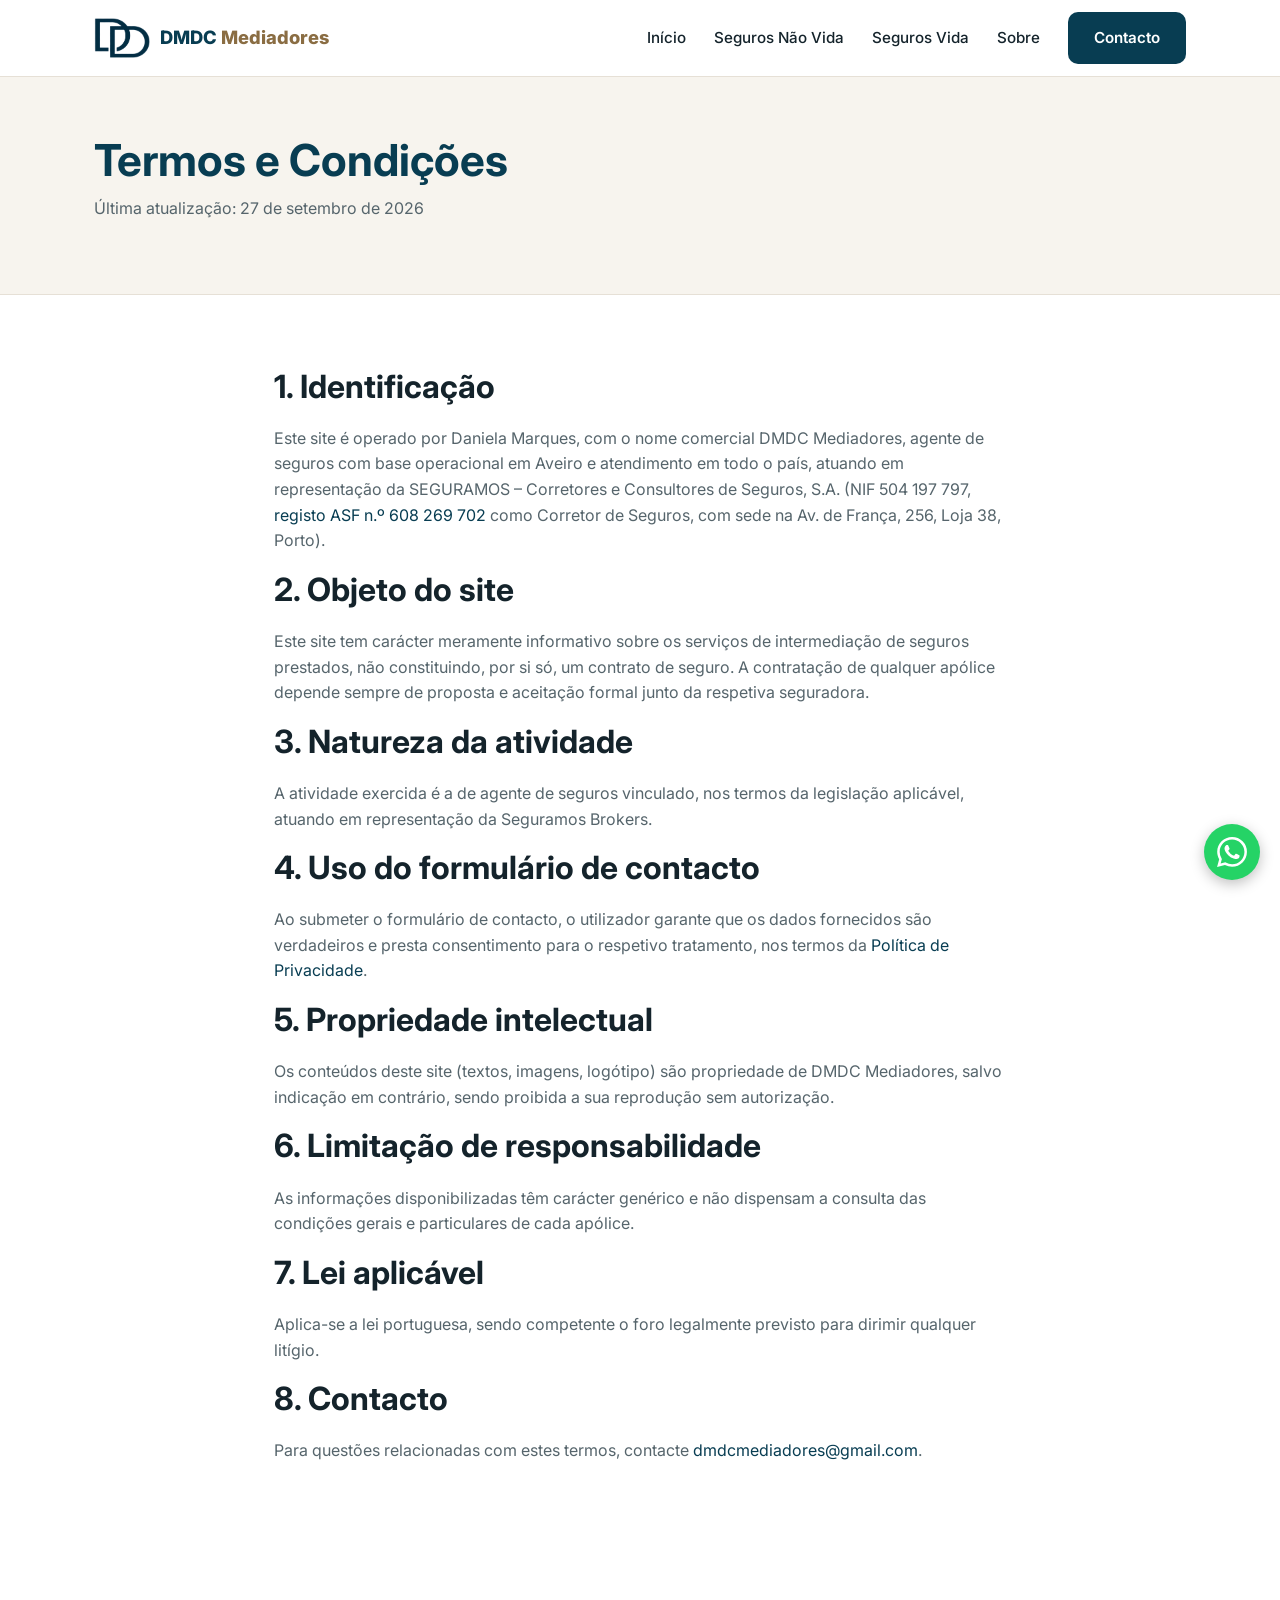
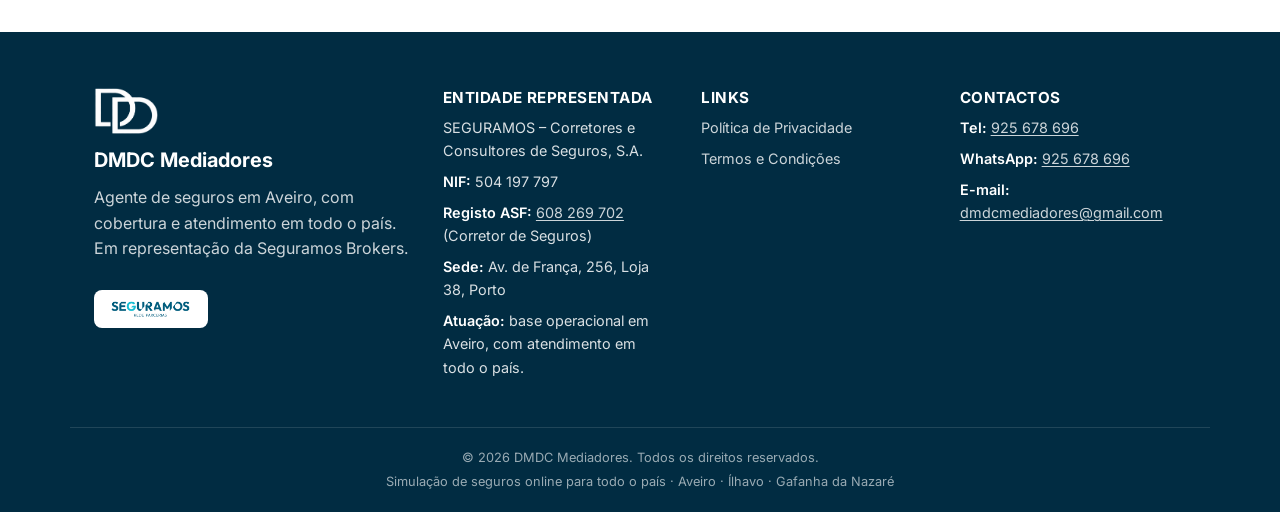
<file: termos.html>
<!DOCTYPE html>
<html lang="pt-PT">
<head>
  <meta charset="UTF-8">
  <meta name="viewport" content="width=device-width, initial-scale=1.0">
  <title>Termos e Condições — DMDC Mediadores</title>
  <link rel="canonical" href="https://dmdcmediadores.pt/termos.html">
  <link rel="icon" href="favicon.ico" sizes="any">
  <link rel="icon" href="assets/img/favicon-32.png" type="image/png" sizes="32x32">
  <link rel="apple-touch-icon" href="assets/img/apple-touch-icon.png">
  <link rel="manifest" href="site.webmanifest">
  <meta name="theme-color" content="#083d52">
  <link rel="preconnect" href="https://fonts.googleapis.com">
  <link rel="preconnect" href="https://fonts.gstatic.com" crossorigin>
  <link rel="stylesheet" href="https://fonts.googleapis.com/css2?family=Inter:wght@400;500;600;700;800&display=swap" media="print" onload="this.media='all'">
  <noscript><link rel="stylesheet" href="https://fonts.googleapis.com/css2?family=Inter:wght@400;500;600;700;800&display=swap"></noscript>
  <link rel="stylesheet" href="assets/css/style.css">
</head>
<body>

  <header class="site-header">
    <div class="container header-inner">
      <a href="index.html" class="logo"><img src="assets/img/logo-dd.png" alt="" class="logo-mark" width="56" height="40"><span class="logo-text">DMDC <span>Mediadores</span></span></a>
      <nav class="main-nav" id="main-nav">
        <ul>
          <li><a href="index.html">Início</a></li>
          <li><a href="seguros-nao-vida.html">Seguros Não Vida</a></li>
          <li><a href="seguros-vida.html">Seguros Vida</a></li>
          <li><a href="sobre.html">Sobre</a></li>
          <li><a href="contacto.html" class="btn btn-primary">Contacto</a></li>
        </ul>
      </nav>
      <button class="nav-toggle" id="nav-toggle" aria-label="Abrir menu" aria-expanded="false">
        <span></span><span></span><span></span>
      </button>
    </div>
  </header>

  <main>

  <section class="page-hero">
    <div class="container">
      <h1>Termos e Condições</h1>
      <p>Última atualização: 27 de setembro de 2026</p>
    </div>
  </section>

  <section class="section">
    <div class="container" style="max-width: 780px;">

      <h2>1. Identificação</h2>
      <p>
        Este site é operado por Daniela Marques, com o nome comercial DMDC Mediadores,
        agente de seguros com base operacional em Aveiro e atendimento em todo o país, atuando
        em representação da SEGURAMOS – Corretores e Consultores de Seguros, S.A. (NIF 504 197 797, <a href="https://www.asf.com.pt/web/site-asf/mediador?MediadorId=195218" target="_blank" rel="noopener">registo ASF n.º 608 269 702</a> como Corretor de Seguros, com sede na Av. de França, 256, Loja 38, Porto).
      </p>

      <h2>2. Objeto do site</h2>
      <p>
        Este site tem carácter meramente informativo sobre os serviços de intermediação de seguros
        prestados, não constituindo, por si só, um contrato de seguro. A contratação de qualquer apólice
        depende sempre de proposta e aceitação formal junto da respetiva seguradora.
      </p>

      <h2>3. Natureza da atividade</h2>
      <p>
        A atividade exercida é a de agente de seguros vinculado, nos termos da legislação aplicável,
        atuando em representação da Seguramos Brokers.
      </p>

      <h2>4. Uso do formulário de contacto</h2>
      <p>
        Ao submeter o formulário de contacto, o utilizador garante que os dados fornecidos são verdadeiros
        e presta consentimento para o respetivo tratamento, nos termos da <a href="privacidade.html">Política de Privacidade</a>.
      </p>

      <h2>5. Propriedade intelectual</h2>
      <p>Os conteúdos deste site (textos, imagens, logótipo) são propriedade de DMDC Mediadores, salvo indicação em contrário, sendo proibida a sua reprodução sem autorização.</p>

      <h2>6. Limitação de responsabilidade</h2>
      <p>As informações disponibilizadas têm carácter genérico e não dispensam a consulta das condições gerais e particulares de cada apólice.</p>

      <h2>7. Lei aplicável</h2>
      <p>Aplica-se a lei portuguesa, sendo competente o foro legalmente previsto para dirimir qualquer litígio.</p>

      <h2>8. Contacto</h2>
      <p>Para questões relacionadas com estes termos, contacte <a href="mailto:dmdcmediadores@gmail.com">dmdcmediadores@gmail.com</a>.</p>

    </div>
  </section>

  </main>

  <footer class="site-footer">
    <div class="container footer-inner">
      <div class="footer-col">
        <img src="assets/img/logo-dd-white.png" alt="DMDC Mediadores" class="footer-logo" width="64" height="46">
        <h3>DMDC Mediadores</h3>
        <p>Agente de seguros em Aveiro, com cobertura e atendimento em todo o país. Em representação da <a href="https://www.seguramos.pt" target="_blank" rel="noopener">Seguramos Brokers</a>.</p>
        <a href="https://www.seguramos.pt" target="_blank" rel="noopener" class="footer-partner-logo-wrap">
          <img src="assets/img/seguramos-logo.png" alt="Seguramos — Rede Parcerias" class="footer-partner-logo" width="660" height="168">
        </a>
      </div>
      <div class="footer-col">
        <h4>Entidade Representada</h4>
        <ul>
          <li>SEGURAMOS – Corretores e Consultores de Seguros, S.A.</li>
          <li><strong>NIF:</strong> 504 197 797</li>
          <li><strong>Registo ASF:</strong> <a href="https://www.asf.com.pt/web/site-asf/mediador?MediadorId=195218" target="_blank" rel="noopener">608 269 702</a> (Corretor de Seguros)</li>
          <li><strong>Sede:</strong> Av. de França, 256, Loja 38, Porto</li>
          <li><strong>Atuação:</strong> base operacional em Aveiro, com atendimento em todo o país.</li>
        </ul>
      </div>
      <div class="footer-col">
        <h4>Links</h4>
        <ul>
          <li><a href="privacidade.html">Política de Privacidade</a></li>
          <li><a href="termos.html">Termos e Condições</a></li>
        </ul>
      </div>
      <div class="footer-col">
        <h4>Contactos</h4>
        <ul>
          <li><strong>Tel:</strong> <a href="tel:+351925678696">925 678 696</a></li>
          <li><strong>WhatsApp:</strong> <a href="https://wa.me/351925678696" target="_blank" rel="noopener">925 678 696</a></li>
          <li><strong>E-mail:</strong> <a href="mailto:dmdcmediadores@gmail.com">dmdcmediadores@gmail.com</a></li>
        </ul>
      </div>
    </div>
    <div class="footer-bottom container">
      <p>&copy; <span id="year"></span> DMDC Mediadores. Todos os direitos reservados.</p>
      <p class="footer-areas">Simulação de seguros online para todo o país · Aveiro · Ílhavo · Gafanha da Nazaré</p>
    </div>
  </footer>

  <a href="https://wa.me/351925678696?text=Ol%C3%A1%20Daniela%2C%20gostaria%20de%20pedir%20uma%20simula%C3%A7%C3%A3o%20de%20seguro." class="whatsapp-float" target="_blank" rel="noopener" aria-label="Falar no WhatsApp">
    <svg viewBox="0 0 24 24" aria-hidden="true"><path fill="currentColor" d="M17.472 14.382c-.297-.149-1.758-.867-2.03-.967-.273-.099-.471-.148-.67.15-.197.297-.767.966-.94 1.164-.173.199-.347.223-.644.075-.297-.15-1.255-.463-2.39-1.475-.883-.788-1.48-1.761-1.653-2.059-.173-.297-.018-.458.13-.606.134-.133.298-.347.446-.52.149-.174.198-.298.298-.497.099-.198.05-.371-.025-.52-.075-.149-.669-1.612-.916-2.207-.242-.579-.487-.5-.669-.51-.173-.008-.371-.01-.57-.01-.198 0-.52.074-.792.372-.272.297-1.04 1.016-1.04 2.479 0 1.462 1.065 2.875 1.213 3.074.149.198 2.096 3.2 5.077 4.487.709.306 1.262.489 1.694.625.712.227 1.36.195 1.871.118.571-.085 1.758-.719 2.006-1.413.248-.694.248-1.289.173-1.413-.074-.124-.272-.198-.57-.347m-5.421 7.403h-.004a9.87 9.87 0 01-5.031-1.378l-.361-.214-3.741.982.998-3.648-.235-.374a9.86 9.86 0 01-1.51-5.26c.001-5.45 4.436-9.884 9.888-9.884 2.64 0 5.122 1.03 6.988 2.898a9.825 9.825 0 012.893 6.994c-.003 5.45-4.437 9.884-9.885 9.884m8.413-18.297A11.815 11.815 0 0012.05 0C5.495 0 .16 5.335.157 11.892c0 2.096.547 4.142 1.588 5.945L.057 24l6.305-1.654a11.882 11.882 0 005.683 1.448h.005c6.554 0 11.89-5.335 11.893-11.893a11.821 11.821 0 00-3.48-8.413Z"/></svg>
  </a>

  <script src="assets/js/main.js"></script>
</body>
</html>
</file>
<file: assets/css/style.css>
/* DMDC Mediadores — folha de estilos principal */

:root {
  --color-primary: #083d52;
  --color-primary-dark: #012c42;
  --color-accent: #d5c2a4;
  --color-accent-dark: #8a6d43;
  --color-white: #ffffff;
  --color-bg: #ffffff;
  --color-bg-alt: #f7f4ee;
  --color-text: #14232b;
  --color-text-muted: #56656c;
  --color-border: #e6e0d6;
  --font-family: 'Inter', 'Inter Fallback', -apple-system, BlinkMacSystemFont, 'Segoe UI', Roboto, Helvetica, Arial, sans-serif;
  --radius: 10px;
  --shadow-sm: 0 1px 3px rgba(6, 40, 55, 0.08);
  --shadow-md: 0 8px 24px rgba(6, 40, 55, 0.10);
  --container-width: 1140px;
}

/* Fonte de recurso com as métricas da Inter: o texto não muda de tamanho quando a Inter acaba de carregar. */
@font-face {
  font-family: 'Inter Fallback';
  src: local('Arial');
  ascent-override: 90.2%;
  descent-override: 22.48%;
  line-gap-override: 0%;
  size-adjust: 107.4%;
}

* { box-sizing: border-box; }

html { scroll-behavior: smooth; }

body {
  margin: 0;
  font-family: var(--font-family);
  color: var(--color-text);
  background: var(--color-bg);
  line-height: 1.6;
  -webkit-font-smoothing: antialiased;
}

img { max-width: 100%; display: block; }

a { color: var(--color-primary); text-decoration: none; }
a:hover { color: var(--color-accent-dark); }

h1, h2, h3, h4 { line-height: 1.25; margin: 0 0 0.6em; font-weight: 700; }
h1 { font-size: clamp(2rem, 4vw, 2.75rem); }
h2 { font-size: clamp(1.5rem, 3vw, 2rem); }
h3 { font-size: 1.25rem; }
p { margin: 0 0 1em; color: var(--color-text-muted); }

.container {
  max-width: var(--container-width);
  margin: 0 auto;
  padding: 0 24px;
}

.section { padding: 72px 0; }
.section-alt { background: var(--color-bg-alt); }
.section-header { max-width: 640px; margin-bottom: 40px; }
.section-header p { margin-bottom: 0; }

/* Header / Nav */
.site-header {
  position: sticky;
  top: 0;
  z-index: 100;
  background: var(--color-white);
  border-bottom: 1px solid var(--color-border);
}

.header-inner {
  display: flex;
  align-items: center;
  justify-content: space-between;
  min-height: 76px;
}

.logo {
  display: inline-flex;
  align-items: center;
  gap: 10px;
  font-weight: 800;
  font-size: 1.15rem;
  color: var(--color-primary);
  white-space: nowrap;
}
.logo-mark { height: 40px; width: auto; display: block; }
.logo-text span { color: var(--color-accent-dark); }

.main-nav ul {
  list-style: none;
  display: flex;
  align-items: center;
  gap: 28px;
  margin: 0;
  padding: 0;
}

.main-nav a:not(.btn) {
  color: var(--color-text);
  font-weight: 500;
  font-size: 0.95rem;
}
.main-nav a:not(.btn):hover { color: var(--color-primary); }

.nav-toggle {
  display: none;
  flex-direction: column;
  justify-content: center;
  gap: 5px;
  width: 40px;
  height: 40px;
  background: none;
  border: none;
  cursor: pointer;
}
.nav-toggle span {
  display: block;
  height: 2px;
  width: 100%;
  background: var(--color-primary);
  border-radius: 2px;
}

/* Buttons */
.btn {
  display: inline-block;
  padding: 12px 24px;
  border-radius: var(--radius);
  font-weight: 600;
  font-size: 0.95rem;
  border: 2px solid transparent;
  cursor: pointer;
  transition: transform 0.15s ease, box-shadow 0.15s ease, background 0.15s ease;
}
.btn-primary {
  background: var(--color-primary);
  color: var(--color-white);
}
.btn-primary:hover { background: var(--color-primary-dark); color: var(--color-white); }
.btn-accent {
  background: var(--color-accent);
  color: var(--color-primary-dark);
}
.btn-accent:hover { background: var(--color-accent-dark); color: var(--color-white); }
.btn-outline {
  background: transparent;
  border-color: var(--color-white);
  color: var(--color-white);
}
.btn-outline:hover { background: var(--color-white); color: var(--color-primary); }
.btn-block { width: 100%; text-align: center; }
.btn-row { display: flex; flex-wrap: wrap; gap: 16px; margin-top: 28px; }

/* Hero */
.hero {
  background: linear-gradient(135deg, var(--color-primary) 0%, var(--color-primary-dark) 100%);
  color: var(--color-white);
  padding: 96px 0;
}
.hero h1 { color: var(--color-white); }
.hero p.lead {
  color: rgba(255,255,255,0.88);
  font-size: 1.15rem;
  max-width: 620px;
}
.hero-eyebrow {
  display: inline-block;
  background: rgba(255,255,255,0.14);
  color: var(--color-white);
  padding: 6px 14px;
  border-radius: 999px;
  font-size: 0.8rem;
  font-weight: 600;
  letter-spacing: 0.02em;
  margin-bottom: 20px;
}

.page-hero {
  background: var(--color-bg-alt);
  padding: 56px 0;
  border-bottom: 1px solid var(--color-border);
}
.page-hero h1 { color: var(--color-primary); margin-bottom: 8px; }

/* Cards / Grid */
.grid {
  display: grid;
  gap: 24px;
}
.grid-2 { grid-template-columns: repeat(2, 1fr); }
.grid-3 { grid-template-columns: repeat(3, 1fr); }
.grid-4 { grid-template-columns: repeat(4, 1fr); }

.card {
  background: var(--color-white);
  border: 1px solid var(--color-border);
  border-radius: var(--radius);
  padding: 32px;
  box-shadow: var(--shadow-sm);
  transition: box-shadow 0.15s ease, transform 0.15s ease;
}
.card:hover { box-shadow: var(--shadow-md); transform: translateY(-2px); }

.card-icon {
  width: 48px;
  height: 48px;
  border-radius: 12px;
  background: var(--color-bg-alt);
  display: flex;
  align-items: center;
  justify-content: center;
  margin-bottom: 16px;
  color: var(--color-primary);
  font-size: 1.4rem;
}

.branch-card {
  border-radius: var(--radius);
  padding: 40px;
  color: var(--color-white);
}
.branch-card.nao-vida { background: var(--color-primary); }
.branch-card.vida { background: var(--color-accent-dark); }
.branch-card h3, .branch-card p { color: var(--color-white); }
.branch-card a.btn { margin-top: 8px; }

/* Sub-secções (ramos) */
.subsection {
  border-top: 1px solid var(--color-border);
  padding: 48px 0;
  scroll-margin-top: 96px;
}
.subsection:first-of-type { border-top: none; }
.subsection-inner {
  display: grid;
  grid-template-columns: 1fr 1fr;
  gap: 40px;
  align-items: start;
}
.subsection h2 { color: var(--color-primary); }
.anchor-nav {
  display: flex;
  flex-wrap: wrap;
  gap: 10px;
  margin: 24px 0 0;
}
.anchor-nav a {
  background: var(--color-bg-alt);
  border: 1px solid var(--color-border);
  padding: 8px 16px;
  border-radius: 999px;
  font-size: 0.9rem;
  font-weight: 500;
  color: var(--color-text);
}
.anchor-nav a:hover { background: var(--color-primary); color: var(--color-white); border-color: var(--color-primary); }

/* Sobre */
.about-grid {
  display: grid;
  grid-template-columns: 280px 1fr;
  gap: 48px;
  align-items: start;
}
.about-photo {
  width: 100%;
  aspect-ratio: 1;
  border-radius: var(--radius);
  background: var(--color-bg-alt);
  display: flex;
  align-items: center;
  justify-content: center;
  color: var(--color-text-muted);
  font-size: 0.9rem;
  text-align: center;
  padding: 16px;
  border: 1px dashed var(--color-border);
}
.stat-row { display: flex; gap: 32px; margin: 24px 0; flex-wrap: wrap; }
.stat-row .stat strong { display: block; font-size: 1.8rem; color: var(--color-primary); }
.stat-row .stat span { font-size: 0.85rem; color: var(--color-text-muted); }

/* Contacto */
.contact-grid {
  display: grid;
  grid-template-columns: 1.1fr 0.9fr;
  gap: 48px;
  align-items: start;
}
.form-group { margin-bottom: 18px; }
label { display: block; font-weight: 600; font-size: 0.9rem; margin-bottom: 6px; }
input[type="text"], input[type="email"], input[type="tel"], input[type="number"], input[type="date"], select, textarea {
  width: 100%;
  padding: 12px 14px;
  border: 1px solid var(--color-border);
  border-radius: 8px;
  font-family: inherit;
  font-size: 0.95rem;
  color: var(--color-text);
  background: var(--color-white);
}
input:focus, select:focus, textarea:focus {
  outline: none;
  border-color: var(--color-primary);
  box-shadow: 0 0 0 3px rgba(8, 61, 82, 0.15);
}
textarea { resize: vertical; min-height: 120px; }
.checkbox-row {
  display: flex;
  align-items: flex-start;
  gap: 10px;
}
.checkbox-row input { width: auto; margin-top: 4px; }
.checkbox-row label { font-weight: 400; font-size: 0.85rem; color: var(--color-text-muted); }

.form-status {
  margin-top: 16px;
  padding: 12px 16px;
  border-radius: 8px;
  font-size: 0.9rem;
  display: none;
}
.form-status.success { display: block; background: #e5f7ee; color: #1e7a4d; }
.form-status.error { display: block; background: #fdecec; color: #b3261e; }

.info-card { background: var(--color-bg-alt); border-radius: var(--radius); padding: 32px; }
.info-card ul { list-style: none; padding: 0; margin: 0; }
.info-card li { margin-bottom: 14px; font-size: 0.95rem; }
.info-card li strong { display: block; color: var(--color-primary); font-size: 0.8rem; text-transform: uppercase; letter-spacing: 0.03em; margin-bottom: 2px; }

/* Placeholder marker */
.fill-me {
  background: #fff3cd;
  color: #7a5c00;
  padding: 1px 6px;
  border-radius: 4px;
  font-size: 0.85em;
  font-weight: 600;
}

/* Footer */
.site-footer {
  background: var(--color-primary-dark);
  color: rgba(255,255,255,0.85);
  padding: 56px 0 0;
  margin-top: 80px;
}
.footer-inner {
  display: grid;
  grid-template-columns: 1.4fr 1fr 1fr 1fr;
  gap: 32px;
  padding-bottom: 40px;
}
.footer-inner h3, .footer-inner h4 { color: var(--color-white); }
.footer-inner h4 { font-size: 0.95rem; text-transform: uppercase; letter-spacing: 0.03em; }
.footer-inner a { color: rgba(255,255,255,0.8); }
.footer-inner a:hover { color: var(--color-white); }
.footer-inner ul { list-style: none; padding: 0; margin: 0; font-size: 0.9rem; }
.footer-inner li { margin-bottom: 8px; }
.footer-inner li strong { color: var(--color-white); font-weight: 600; }
.footer-inner li strong ~ a { text-decoration: underline; text-underline-offset: 2px; }
.footer-inner p { color: rgba(255,255,255,0.8); }
.footer-bottom {
  border-top: 1px solid rgba(255,255,255,0.12);
  padding: 20px 24px;
  font-size: 0.8rem;
  text-align: center;
}
.footer-bottom p { color: rgba(255,255,255,0.6); margin: 0; }
.footer-bottom .footer-areas { font-size: 0.8rem; color: rgba(255,255,255,0.6); margin-top: 4px; }

.footer-partner-logo-wrap {
  display: inline-block;
  background: var(--color-white);
  padding: 8px 14px;
  border-radius: 8px;
  margin-top: 12px;
}
.footer-partner-logo { height: 22px; width: auto; display: block; }

.partner-logo {
  height: 56px;
  width: auto;
  margin: 12px 0 20px;
}

/* Fixed call button */
.fixed-cta {
  position: fixed;
  bottom: 24px;
  right: 24px;
  z-index: 200;
  box-shadow: var(--shadow-md);
}

/* Responsive */
@media (max-width: 900px) {
  .grid-2, .grid-3 { grid-template-columns: 1fr; }
  .grid-4 { grid-template-columns: repeat(2, 1fr); }
  .subsection-inner { grid-template-columns: 1fr; }
  .about-grid { grid-template-columns: 1fr; }
  .contact-grid { grid-template-columns: 1fr; }
  .footer-inner { grid-template-columns: 1fr 1fr; }
}

@media (max-width: 720px) {
  .main-nav {
    position: absolute;
    top: 76px;
    left: 0;
    right: 0;
    background: var(--color-white);
    border-bottom: 1px solid var(--color-border);
    display: none;
  }
  .main-nav.open { display: block; }
  .main-nav ul {
    flex-direction: column;
    align-items: stretch;
    padding: 16px 24px 24px;
    gap: 14px;
  }
  .nav-toggle { display: flex; }
  .footer-inner { grid-template-columns: 1fr; }
}

/* Botão flutuante WhatsApp */
.whatsapp-float {
  position: fixed;
  right: 20px;
  bottom: 20px;
  z-index: 1000;
  width: 56px;
  height: 56px;
  border-radius: 50%;
  background: #25d366;
  color: #fff;
  display: flex;
  align-items: center;
  justify-content: center;
  box-shadow: 0 4px 14px rgba(0, 0, 0, 0.25);
  transition: transform 0.15s ease, box-shadow 0.15s ease;
}
.whatsapp-float:hover { transform: scale(1.08); box-shadow: 0 6px 18px rgba(0, 0, 0, 0.3); color: #fff; }
.whatsapp-float svg { width: 30px; height: 30px; }
@media (max-width: 720px) {
  .whatsapp-float { right: 16px; bottom: 16px; width: 52px; height: 52px; }
}

/* Logótipos DMDC Mediadores */
.footer-logo { height: 46px; width: auto; display: block; margin-bottom: 14px; }
.about-brand { display: block; width: 100%; max-width: 220px; height: auto; margin: 24px auto 0; }
@media (max-width: 720px) {
  .logo-mark { height: 32px; }
}

/* Formulários de simulação (por tipo de seguro) */
.sim-panel {
  margin-top: 32px;
  background: var(--color-bg-alt);
  border: 1px solid var(--color-border);
  border-radius: var(--radius);
  padding: 32px;
  scroll-margin-top: 96px;
}
.sim-panel h3 { color: var(--color-primary); margin-bottom: 6px; }
.sim-intro { font-size: 0.9rem; }
.sim-nota {
  font-size: 0.88rem;
  background: var(--color-white);
  border-left: 3px solid var(--color-accent-dark);
  padding: 10px 14px;
  border-radius: 6px;
  color: var(--color-text);
}
.sim-section-title {
  font-size: 0.78rem;
  font-weight: 700;
  text-transform: uppercase;
  letter-spacing: 0.05em;
  color: var(--color-accent-dark);
  margin: 24px 0 12px;
}
.sim-grid { display: grid; grid-template-columns: repeat(2, minmax(0, 1fr)); column-gap: 20px; }
.sim-grid .full { grid-column: 1 / -1; }
.form-hint { display: block; color: var(--color-text-muted); margin-top: 4px; font-size: 0.82rem; }
.choice-group { border: none; padding: 0; margin: 0 0 18px; min-width: 0; }
.choice-group legend { font-weight: 600; font-size: 0.9rem; margin-bottom: 8px; padding: 0; }
.choice {
  display: inline-flex;
  align-items: center;
  gap: 8px;
  font-weight: 400;
  margin: 0 20px 8px 0;
  cursor: pointer;
}
.choice input { width: auto; margin: 0; accent-color: var(--color-primary); }
.choice-checkbox .choice { display: flex; margin-right: 0; }
@media (max-width: 720px) {
  .sim-panel { padding: 20px; }
  .sim-grid { grid-template-columns: 1fr; }
  .choice { display: flex; margin-right: 0; }
}

/* Lista de anexos */
.anexo-lista { list-style: none; padding: 0; margin: 8px 0 0; font-size: 0.85rem; }
.anexo-lista li {
  display: flex;
  align-items: center;
  justify-content: space-between;
  gap: 8px;
  background: var(--color-white);
  border: 1px solid var(--color-border);
  border-radius: 6px;
  padding: 6px 10px;
  margin-bottom: 6px;
  word-break: break-all;
}
.anexo-lista li.anexo-aviso { background: #fff3cd; border-color: #f0dc9a; color: #7a5c00; }
.anexo-remover {
  flex: none;
  border: none;
  background: none;
  font-size: 1.2rem;
  line-height: 1;
  color: var(--color-text-muted);
  cursor: pointer;
  padding: 0 4px;
}
.anexo-remover:hover { color: #b3261e; }

/* Seguradoras parceiras */
.insurer-grid {
  list-style: none;
  margin: 0;
  padding: 0;
  display: grid;
  grid-template-columns: repeat(6, minmax(0, 1fr));
  gap: 16px;
}
.insurer-grid li {
  background: var(--color-white);
  border: 1px solid var(--color-border);
  border-radius: var(--radius);
  height: 96px;
  display: flex;
  align-items: center;
  justify-content: center;
  padding: 14px;
}
.insurer-grid img { max-height: 56px; max-width: 100%; width: auto; height: auto; object-fit: contain; }
.insurer-more { margin: 20px 0 0; font-size: 0.9rem; }
@media (max-width: 900px) { .insurer-grid { grid-template-columns: repeat(4, minmax(0, 1fr)); } }
@media (max-width: 720px) { .insurer-grid { grid-template-columns: repeat(3, minmax(0, 1fr)); gap: 10px; } .insurer-grid li { height: 76px; padding: 10px; } }

/* Sobre: foto e função */
.about-photo-img {
  width: 100%;
  height: auto;
  aspect-ratio: 3 / 4;
  object-fit: cover;
  border-radius: var(--radius);
  box-shadow: var(--shadow-md);
}
@media (max-width: 900px) {
  .about-photo-img { max-width: 360px; margin: 0 auto; }
}
@media (max-width: 480px) {
  .grid-4 { grid-template-columns: 1fr; }
}

.page-nota { margin: 20px 0 0; max-width: 760px; }

.about-partner-title { margin-top: 48px; }
</file>
